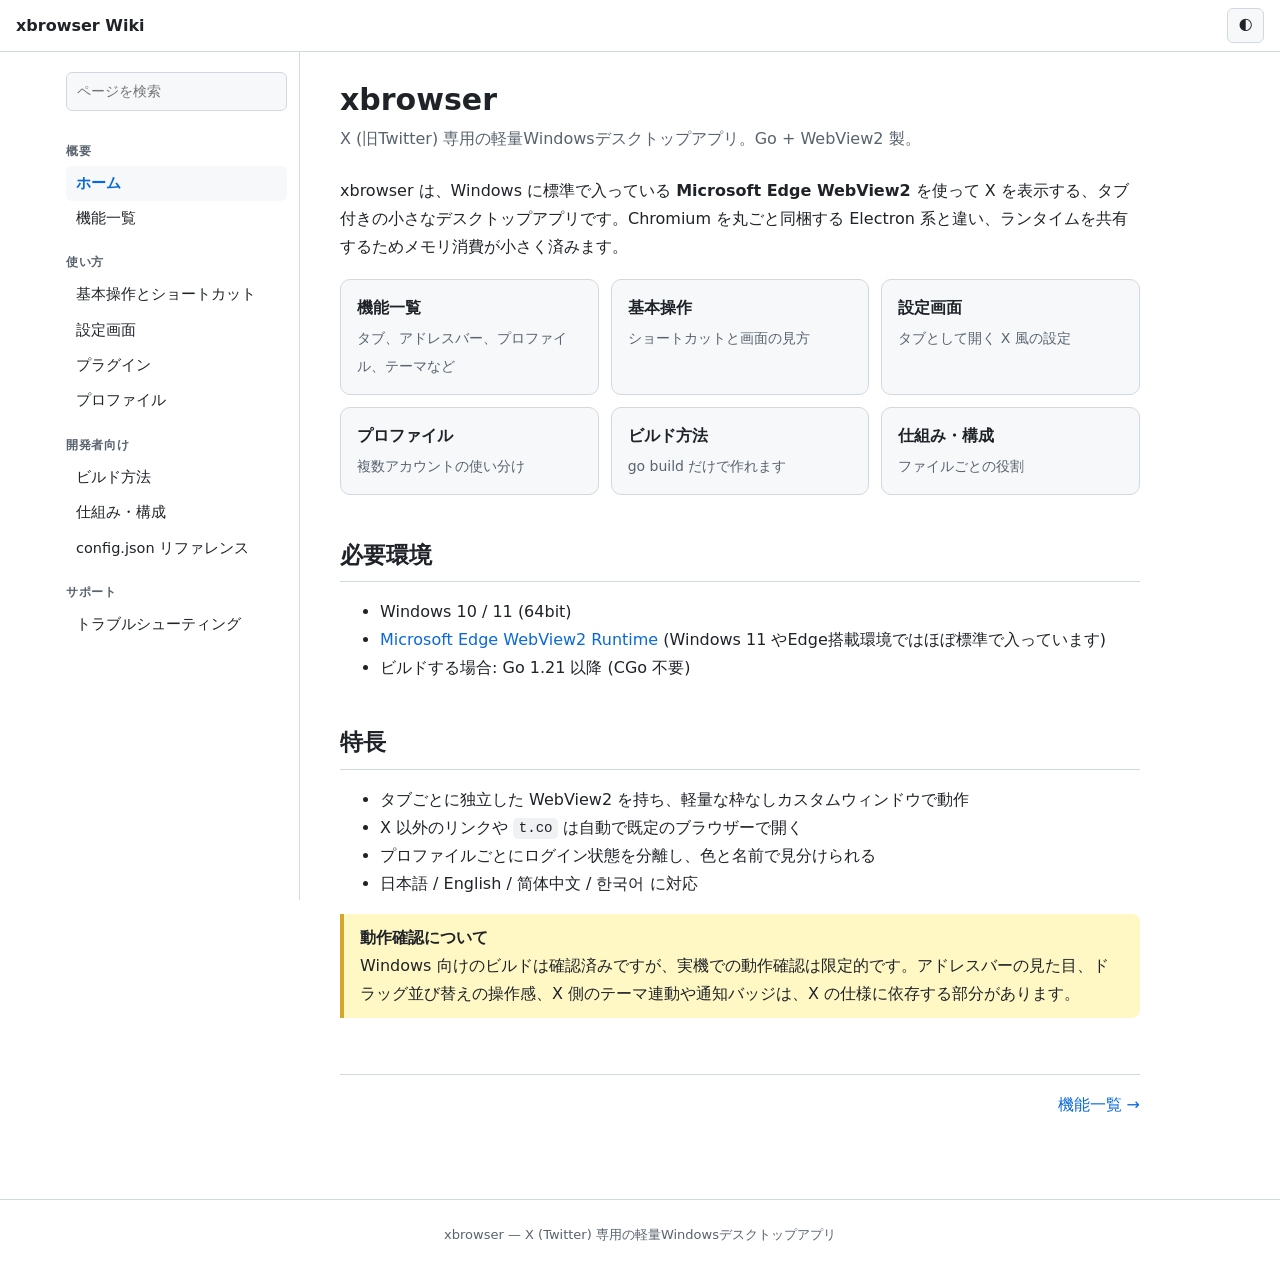
<file: docs/index.html>
<!DOCTYPE html>
<html lang="ja">
<head>
<link rel="icon" href="./src/favicon.ico" type="image/x-icon">
<meta charset="utf-8">
<meta name="viewport" content="width=device-width,initial-scale=1">
<title>xbrowser - xbrowser Wiki</title>
<link rel="stylesheet" href="style.css">
</head>
<body>
<div class="layout">
<nav id="nav"></nav>
<main><article>
<h1>xbrowser</h1>
<p class="lead">X (旧Twitter) 専用の軽量Windowsデスクトップアプリ。Go + WebView2 製。</p>
<p>xbrowser は、Windows に標準で入っている <b>Microsoft Edge WebView2</b> を使って X を表示する、タブ付きの小さなデスクトップアプリです。Chromium を丸ごと同梱する Electron 系と違い、ランタイムを共有するためメモリ消費が小さく済みます。</p>
<div class="cards">
<a href="features.html"><b>機能一覧</b><span>タブ、アドレスバー、プロファイル、テーマなど</span></a>
<a href="usage.html"><b>基本操作</b><span>ショートカットと画面の見方</span></a>
<a href="settings.html"><b>設定画面</b><span>タブとして開く X 風の設定</span></a>
<a href="profiles.html"><b>プロファイル</b><span>複数アカウントの使い分け</span></a>
<a href="build.html"><b>ビルド方法</b><span>go build だけで作れます</span></a>
<a href="architecture.html"><b>仕組み・構成</b><span>ファイルごとの役割</span></a>
</div>
<h2>必要環境</h2>
<ul>
<li>Windows 10 / 11 (64bit)</li>
<li><a href="https://developer.microsoft.com/microsoft-edge/webview2/">Microsoft Edge WebView2 Runtime</a> (Windows 11 やEdge搭載環境ではほぼ標準で入っています)</li>
<li>ビルドする場合: Go 1.21 以降 (CGo 不要)</li>
</ul>
<h2>特長</h2>
<ul>
<li>タブごとに独立した WebView2 を持ち、軽量な枠なしカスタムウィンドウで動作</li>
<li>X 以外のリンクや <code>t.co</code> は自動で既定のブラウザーで開く</li>
<li>プロファイルごとにログイン状態を分離し、色と名前で見分けられる</li>
<li>日本語 / English / 简体中文 / 한국어 に対応</li>
</ul>
<div class="note"><b>動作確認について</b>Windows 向けのビルドは確認済みですが、実機での動作確認は限定的です。アドレスバーの見た目、ドラッグ並び替えの操作感、X 側のテーマ連動や通知バッジは、X の仕様に依存する部分があります。</div>
<div class="pager" id="pager"></div>
</article></main>
</div>
<footer>xbrowser — X (Twitter) 専用の軽量Windowsデスクトップアプリ</footer>
<script src="nav.js"></script>
</body>
</html>
</file>
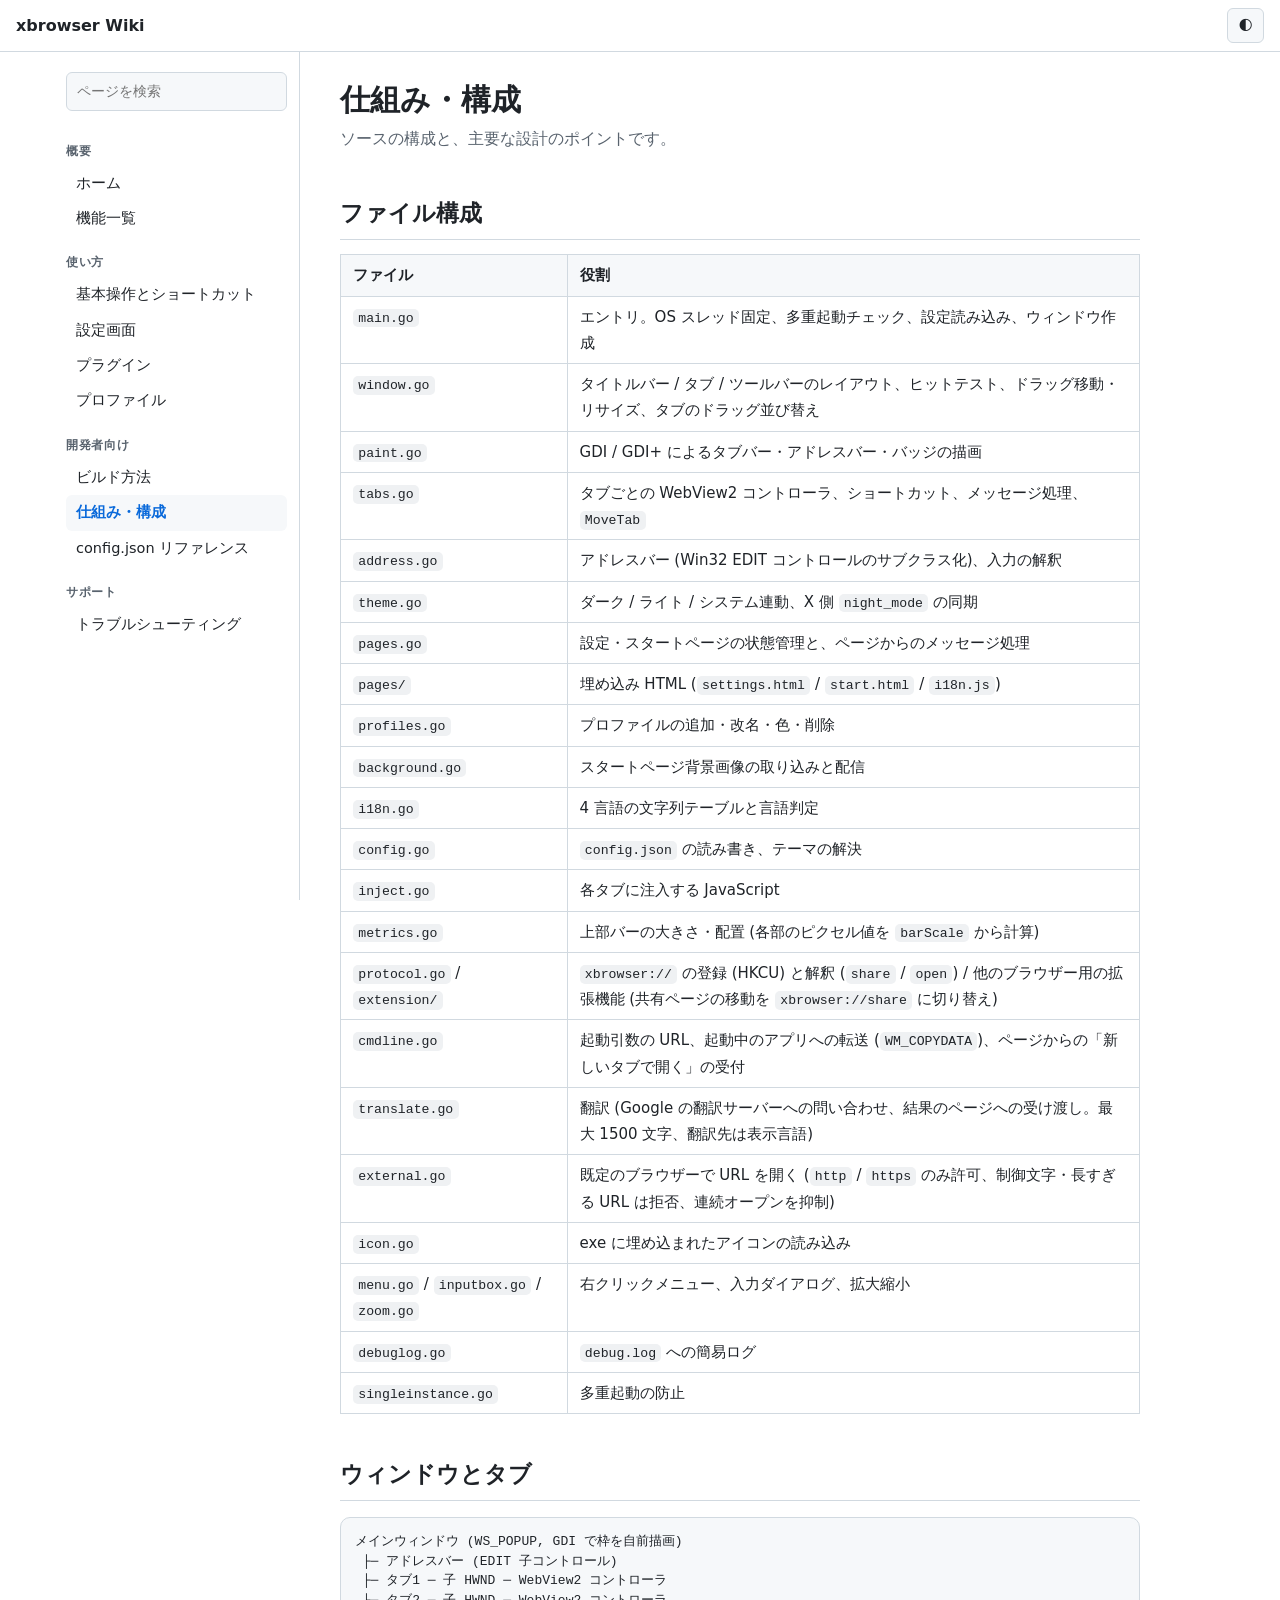
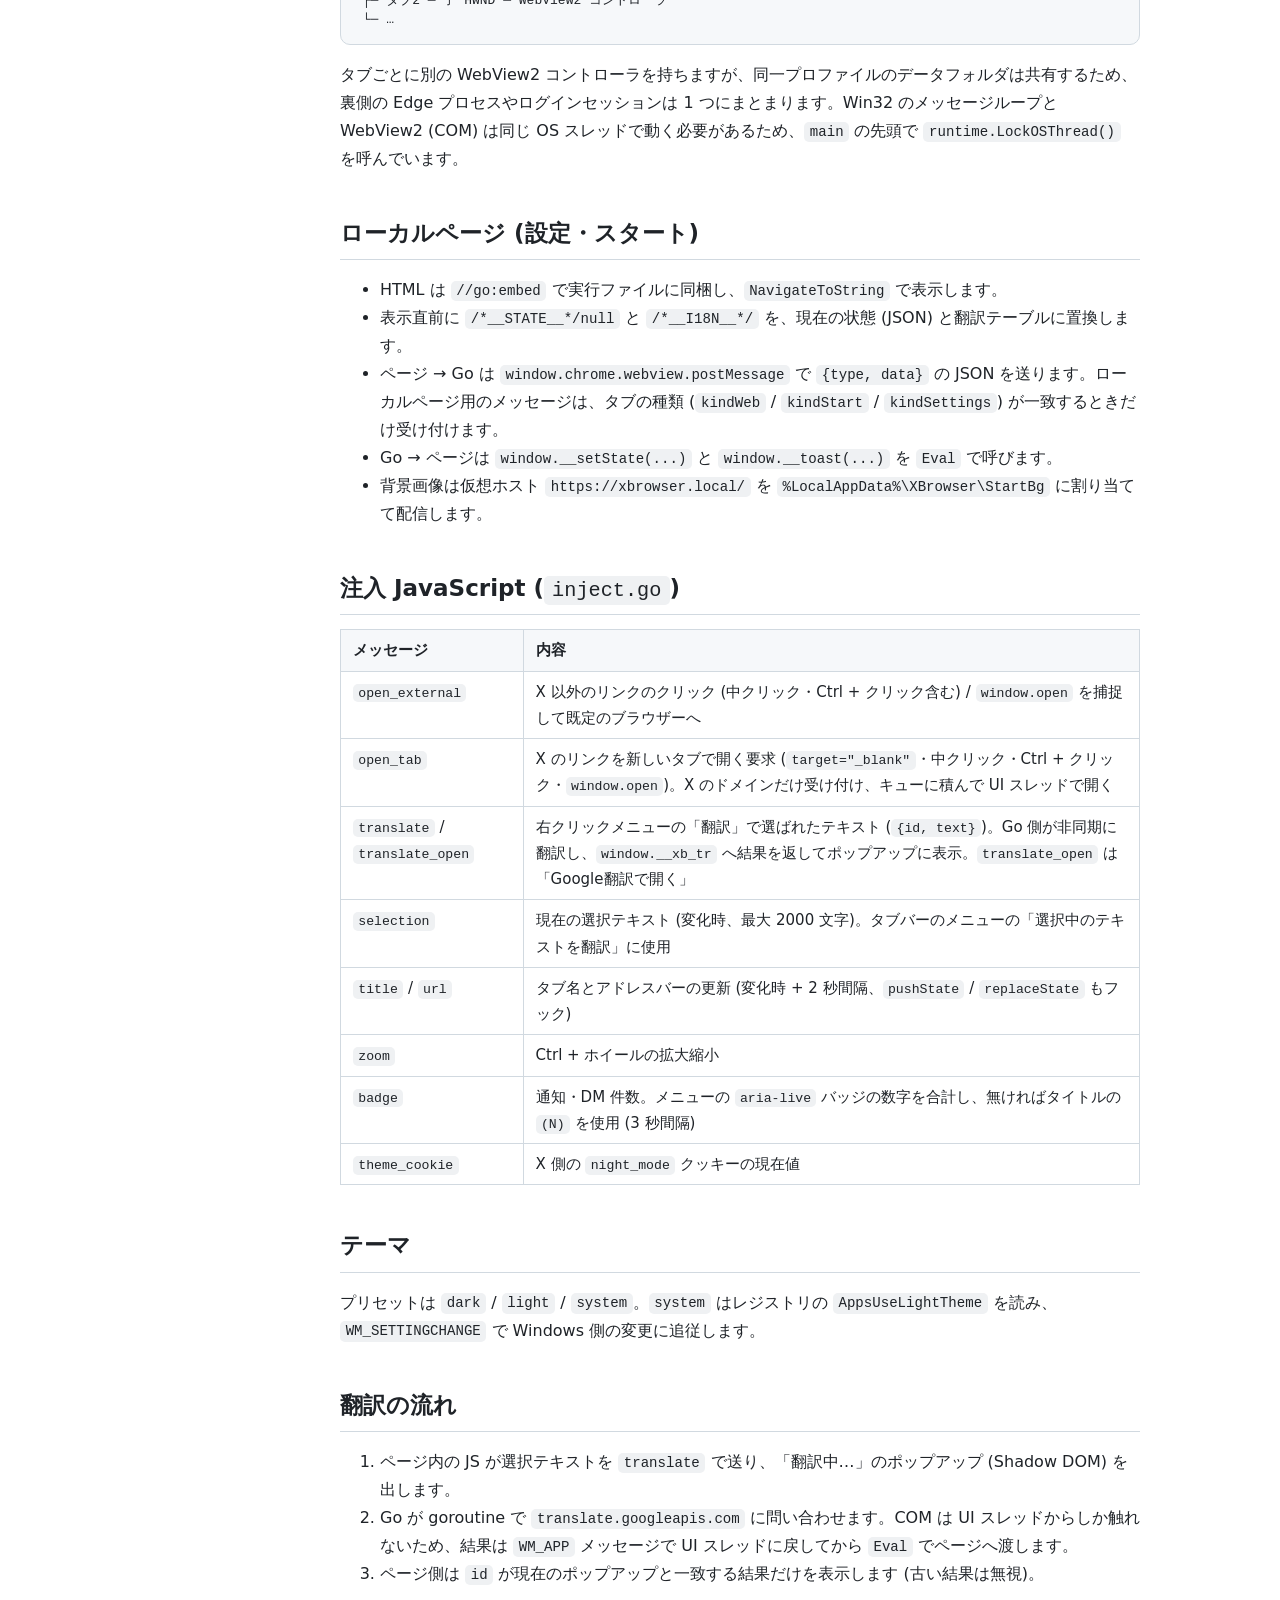
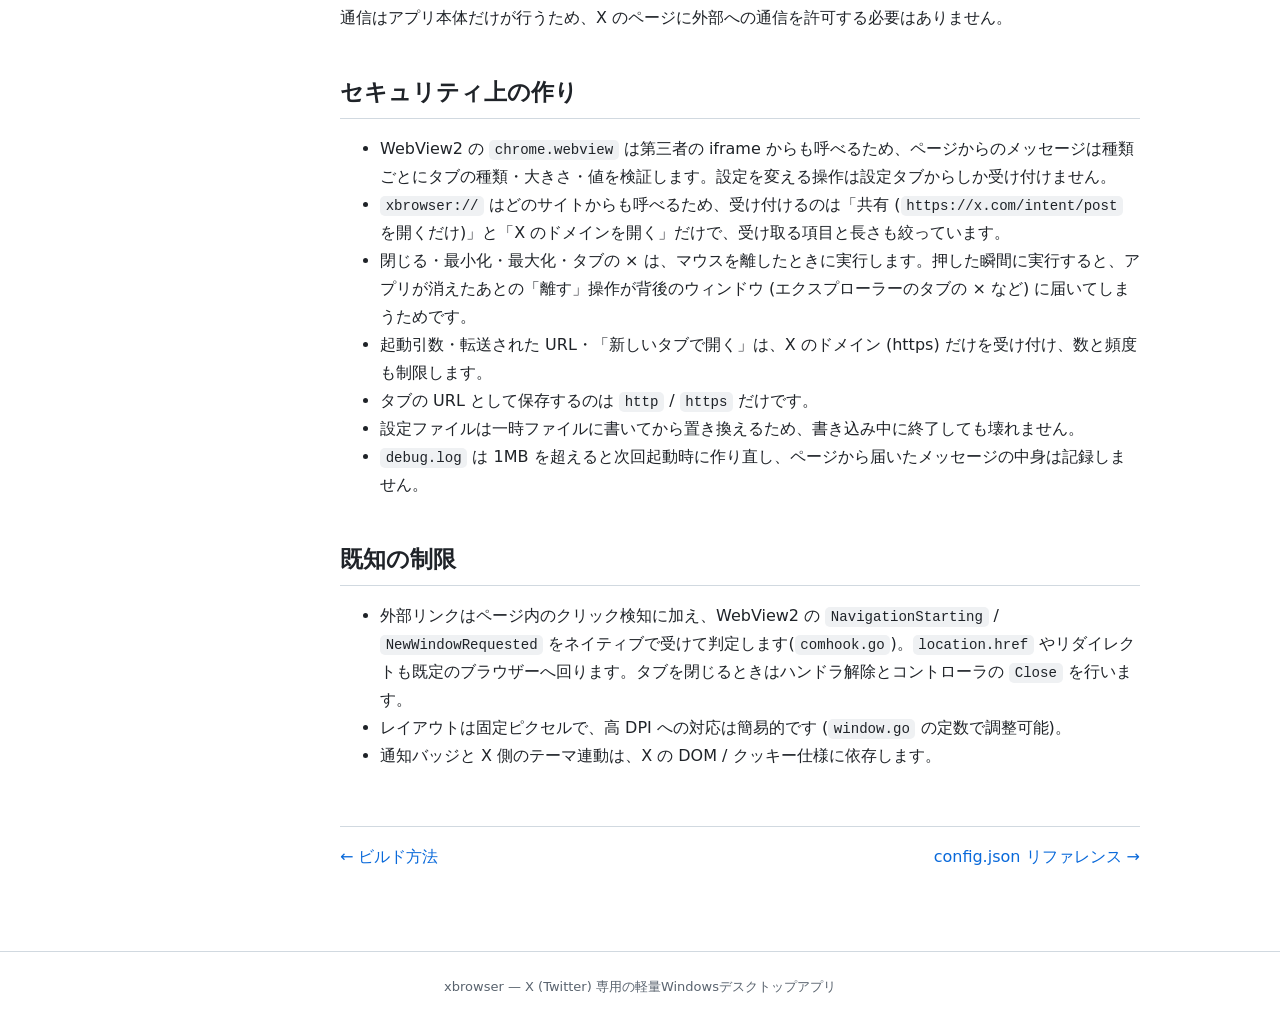
<file: docs/architecture.html>
<!DOCTYPE html>
<html lang="ja">
<head>
<link rel="icon" href="./src/favicon.ico" type="image/x-icon">
<meta charset="utf-8">
<meta name="viewport" content="width=device-width,initial-scale=1">
<title>仕組み・構成 - xbrowser Wiki</title>
<link rel="stylesheet" href="style.css">
</head>
<body>
<div class="layout">
<nav id="nav"></nav>
<main><article>
<h1>仕組み・構成</h1>
<p class="lead">ソースの構成と、主要な設計のポイントです。</p>
<h2>ファイル構成</h2>
<table>
<tr><th>ファイル</th><th>役割</th></tr>
<tr><td><code>main.go</code></td><td>エントリ。OS スレッド固定、多重起動チェック、設定読み込み、ウィンドウ作成</td></tr>
<tr><td><code>window.go</code></td><td>タイトルバー / タブ / ツールバーのレイアウト、ヒットテスト、ドラッグ移動・リサイズ、タブのドラッグ並び替え</td></tr>
<tr><td><code>paint.go</code></td><td>GDI / GDI+ によるタブバー・アドレスバー・バッジの描画</td></tr>
<tr><td><code>tabs.go</code></td><td>タブごとの WebView2 コントローラ、ショートカット、メッセージ処理、<code>MoveTab</code></td></tr>
<tr><td><code>address.go</code></td><td>アドレスバー (Win32 EDIT コントロールのサブクラス化)、入力の解釈</td></tr>
<tr><td><code>theme.go</code></td><td>ダーク / ライト / システム連動、X 側 <code>night_mode</code> の同期</td></tr>
<tr><td><code>pages.go</code></td><td>設定・スタートページの状態管理と、ページからのメッセージ処理</td></tr>
<tr><td><code>pages/</code></td><td>埋め込み HTML (<code>settings.html</code> / <code>start.html</code> / <code>i18n.js</code>)</td></tr>
<tr><td><code>profiles.go</code></td><td>プロファイルの追加・改名・色・削除</td></tr>
<tr><td><code>background.go</code></td><td>スタートページ背景画像の取り込みと配信</td></tr>
<tr><td><code>i18n.go</code></td><td>4 言語の文字列テーブルと言語判定</td></tr>
<tr><td><code>config.go</code></td><td><code>config.json</code> の読み書き、テーマの解決</td></tr>
<tr><td><code>inject.go</code></td><td>各タブに注入する JavaScript</td></tr>
<tr><td><code>metrics.go</code></td><td>上部バーの大きさ・配置 (各部のピクセル値を <code>barScale</code> から計算)</td></tr>
<tr><td><code>protocol.go</code> / <code>extension/</code></td><td><code>xbrowser://</code> の登録 (HKCU) と解釈 (<code>share</code> / <code>open</code>) / 他のブラウザー用の拡張機能 (共有ページの移動を <code>xbrowser://share</code> に切り替え)</td></tr>
<tr><td><code>cmdline.go</code></td><td>起動引数の URL、起動中のアプリへの転送 (<code>WM_COPYDATA</code>)、ページからの「新しいタブで開く」の受付</td></tr>
<tr><td><code>translate.go</code></td><td>翻訳 (Google の翻訳サーバーへの問い合わせ、結果のページへの受け渡し。最大 1500 文字、翻訳先は表示言語)</td></tr>
<tr><td><code>external.go</code></td><td>既定のブラウザーで URL を開く (<code>http</code> / <code>https</code> のみ許可、制御文字・長すぎる URL は拒否、連続オープンを抑制)</td></tr>
<tr><td><code>icon.go</code></td><td>exe に埋め込まれたアイコンの読み込み</td></tr>
<tr><td><code>menu.go</code> / <code>inputbox.go</code> / <code>zoom.go</code></td><td>右クリックメニュー、入力ダイアログ、拡大縮小</td></tr>
<tr><td><code>debuglog.go</code></td><td><code>debug.log</code> への簡易ログ</td></tr>
<tr><td><code>singleinstance.go</code></td><td>多重起動の防止</td></tr>
</table>
<h2>ウィンドウとタブ</h2>
<div class="diagram">メインウィンドウ (WS_POPUP, GDI で枠を自前描画)
 ├─ アドレスバー (EDIT 子コントロール)
 ├─ タブ1 ─ 子 HWND ─ WebView2 コントローラ
 ├─ タブ2 ─ 子 HWND ─ WebView2 コントローラ
 └─ …</div>
<p>タブごとに別の WebView2 コントローラを持ちますが、同一プロファイルのデータフォルダは共有するため、裏側の Edge プロセスやログインセッションは 1 つにまとまります。Win32 のメッセージループと WebView2 (COM) は同じ OS スレッドで動く必要があるため、<code>main</code> の先頭で <code>runtime.LockOSThread()</code> を呼んでいます。</p>
<h2>ローカルページ (設定・スタート)</h2>
<ul>
<li>HTML は <code>//go:embed</code> で実行ファイルに同梱し、<code>NavigateToString</code> で表示します。</li>
<li>表示直前に <code>/*__STATE__*/null</code> と <code>/*__I18N__*/</code> を、現在の状態 (JSON) と翻訳テーブルに置換します。</li>
<li>ページ → Go は <code>window.chrome.webview.postMessage</code> で <code>{type, data}</code> の JSON を送ります。ローカルページ用のメッセージは、タブの種類 (<code>kindWeb</code> / <code>kindStart</code> / <code>kindSettings</code>) が一致するときだけ受け付けます。</li>
<li>Go → ページは <code>window.__setState(...)</code> と <code>window.__toast(...)</code> を <code>Eval</code> で呼びます。</li>
<li>背景画像は仮想ホスト <code>https://xbrowser.local/</code> を <code>%LocalAppData%\XBrowser\StartBg</code> に割り当てて配信します。</li>
</ul>
<h2>注入 JavaScript (<code>inject.go</code>)</h2>
<table>
<tr><th>メッセージ</th><th>内容</th></tr>
<tr><td><code>open_external</code></td><td>X 以外のリンクのクリック (中クリック・Ctrl + クリック含む) / <code>window.open</code> を捕捉して既定のブラウザーへ</td></tr>
<tr><td><code>open_tab</code></td><td>X のリンクを新しいタブで開く要求 (<code>target="_blank"</code>・中クリック・Ctrl + クリック・<code>window.open</code>)。X のドメインだけ受け付け、キューに積んで UI スレッドで開く</td></tr>
<tr><td><code>translate</code> / <code>translate_open</code></td><td>右クリックメニューの「翻訳」で選ばれたテキスト (<code>{id, text}</code>)。Go 側が非同期に翻訳し、<code>window.__xb_tr</code> へ結果を返してポップアップに表示。<code>translate_open</code> は「Google翻訳で開く」</td></tr>
<tr><td><code>selection</code></td><td>現在の選択テキスト (変化時、最大 2000 文字)。タブバーのメニューの「選択中のテキストを翻訳」に使用</td></tr>
<tr><td><code>title</code> / <code>url</code></td><td>タブ名とアドレスバーの更新 (変化時 + 2 秒間隔、<code>pushState</code> / <code>replaceState</code> もフック)</td></tr>
<tr><td><code>zoom</code></td><td>Ctrl + ホイールの拡大縮小</td></tr>
<tr><td><code>badge</code></td><td>通知・DM 件数。メニューの <code>aria-live</code> バッジの数字を合計し、無ければタイトルの <code>(N)</code> を使用 (3 秒間隔)</td></tr>
<tr><td><code>theme_cookie</code></td><td>X 側の <code>night_mode</code> クッキーの現在値</td></tr>
</table>
<h2>テーマ</h2>
<p>プリセットは <code>dark</code> / <code>light</code> / <code>system</code>。<code>system</code> はレジストリの <code>AppsUseLightTheme</code> を読み、<code>WM_SETTINGCHANGE</code> で Windows 側の変更に追従します。</p>
<h2>翻訳の流れ</h2>
<ol>
<li>ページ内の JS が選択テキストを <code>translate</code> で送り、「翻訳中…」のポップアップ (Shadow DOM) を出します。</li>
<li>Go が goroutine で <code>translate.googleapis.com</code> に問い合わせます。COM は UI スレッドからしか触れないため、結果は <code>WM_APP</code> メッセージで UI スレッドに戻してから <code>Eval</code> でページへ渡します。</li>
<li>ページ側は <code>id</code> が現在のポップアップと一致する結果だけを表示します (古い結果は無視)。</li>
</ol>
<p>通信はアプリ本体だけが行うため、X のページに外部への通信を許可する必要はありません。</p>
<h2>セキュリティ上の作り</h2>
<ul>
<li>WebView2 の <code>chrome.webview</code> は第三者の iframe からも呼べるため、ページからのメッセージは種類ごとにタブの種類・大きさ・値を検証します。設定を変える操作は設定タブからしか受け付けません。</li>
<li><code>xbrowser://</code> はどのサイトからも呼べるため、受け付けるのは「共有 (<code>https://x.com/intent/post</code> を開くだけ)」と「X のドメインを開く」だけで、受け取る項目と長さも絞っています。</li>
<li>閉じる・最小化・最大化・タブの × は、マウスを離したときに実行します。押した瞬間に実行すると、アプリが消えたあとの「離す」操作が背後のウィンドウ (エクスプローラーのタブの × など) に届いてしまうためです。</li>
<li>起動引数・転送された URL・「新しいタブで開く」は、X のドメイン (https) だけを受け付け、数と頻度も制限します。</li>
<li>タブの URL として保存するのは <code>http</code> / <code>https</code> だけです。</li>
<li>設定ファイルは一時ファイルに書いてから置き換えるため、書き込み中に終了しても壊れません。</li>
<li><code>debug.log</code> は 1MB を超えると次回起動時に作り直し、ページから届いたメッセージの中身は記録しません。</li>
</ul>
<h2>既知の制限</h2>
<ul>
<li>外部リンクはページ内のクリック検知に加え、WebView2 の <code>NavigationStarting</code> / <code>NewWindowRequested</code> をネイティブで受けて判定します(<code>comhook.go</code>)。<code>location.href</code> やリダイレクトも既定のブラウザーへ回ります。タブを閉じるときはハンドラ解除とコントローラの <code>Close</code> を行います。</li>
<li>レイアウトは固定ピクセルで、高 DPI への対応は簡易的です (<code>window.go</code> の定数で調整可能)。</li>
<li>通知バッジと X 側のテーマ連動は、X の DOM / クッキー仕様に依存します。</li>
</ul>
<div class="pager" id="pager"></div>
</article></main>
</div>
<footer>xbrowser — X (Twitter) 専用の軽量Windowsデスクトップアプリ</footer>
<script src="nav.js"></script>
</body>
</html>
</file>
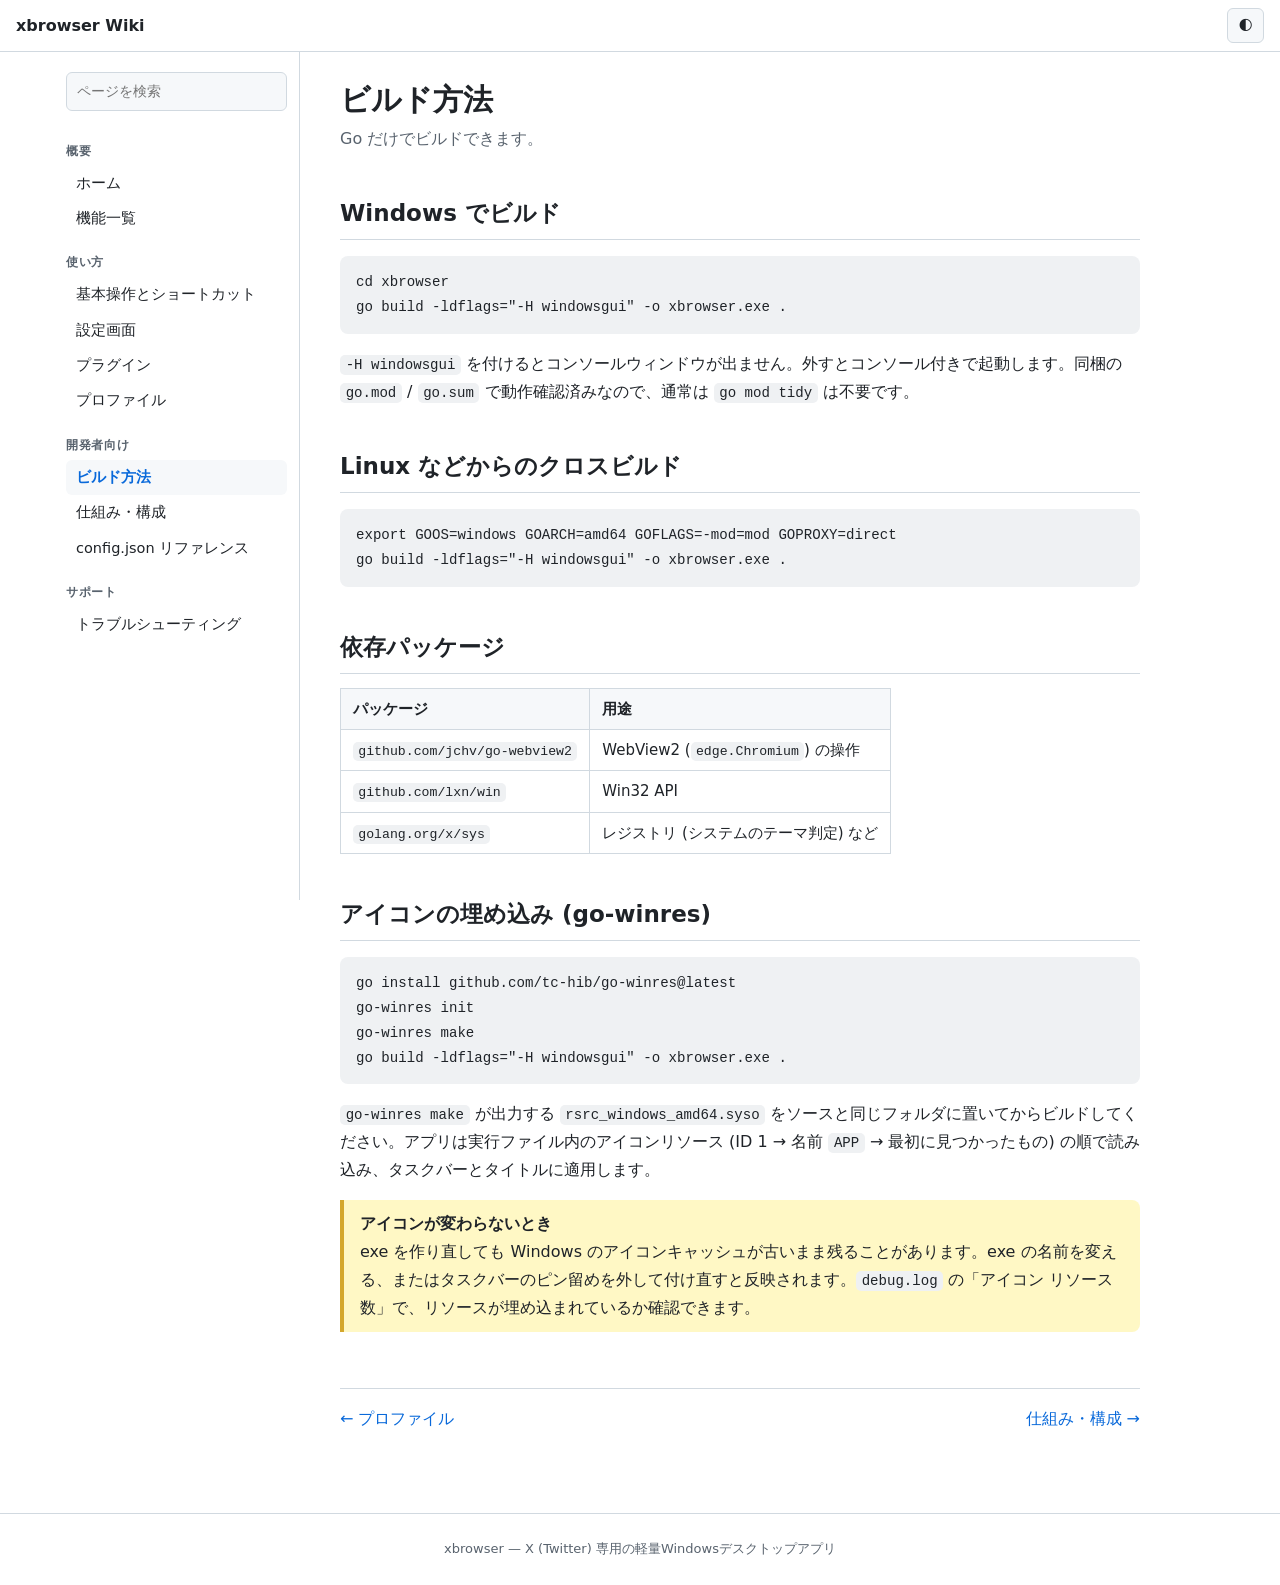
<file: docs/build.html>
<!DOCTYPE html>
<html lang="ja">
<head>
<link rel="icon" href="./src/favicon.ico" type="image/x-icon">
<meta charset="utf-8">
<meta name="viewport" content="width=device-width,initial-scale=1">
<title>ビルド方法 - xbrowser Wiki</title>
<link rel="stylesheet" href="style.css">
</head>
<body>
<div class="layout">
<nav id="nav"></nav>
<main><article>
<h1>ビルド方法</h1>
<p class="lead">Go だけでビルドできます。</p>
<h2>Windows でビルド</h2>
<pre><code>cd xbrowser
go build -ldflags="-H windowsgui" -o xbrowser.exe .</code></pre>
<p><code>-H windowsgui</code> を付けるとコンソールウィンドウが出ません。外すとコンソール付きで起動します。同梱の <code>go.mod</code> / <code>go.sum</code> で動作確認済みなので、通常は <code>go mod tidy</code> は不要です。</p>
<h2>Linux などからのクロスビルド</h2>
<pre><code>export GOOS=windows GOARCH=amd64 GOFLAGS=-mod=mod GOPROXY=direct
go build -ldflags="-H windowsgui" -o xbrowser.exe .</code></pre>
<h2>依存パッケージ</h2>
<table>
<tr><th>パッケージ</th><th>用途</th></tr>
<tr><td><code>github.com/jchv/go-webview2</code></td><td>WebView2 (<code>edge.Chromium</code>) の操作</td></tr>
<tr><td><code>github.com/lxn/win</code></td><td>Win32 API</td></tr>
<tr><td><code>golang.org/x/sys</code></td><td>レジストリ (システムのテーマ判定) など</td></tr>
</table>
<h2>アイコンの埋め込み (go-winres)</h2>
<pre><code>go install github.com/tc-hib/go-winres@latest
go-winres init
go-winres make
go build -ldflags="-H windowsgui" -o xbrowser.exe .</code></pre>
<p><code>go-winres make</code> が出力する <code>rsrc_windows_amd64.syso</code> をソースと同じフォルダに置いてからビルドしてください。アプリは実行ファイル内のアイコンリソース (ID 1 → 名前 <code>APP</code> → 最初に見つかったもの) の順で読み込み、タスクバーとタイトルに適用します。</p>
<div class="note"><b>アイコンが変わらないとき</b>exe を作り直しても Windows のアイコンキャッシュが古いまま残ることがあります。exe の名前を変える、またはタスクバーのピン留めを外して付け直すと反映されます。<code>debug.log</code> の「アイコン リソース数」で、リソースが埋め込まれているか確認できます。</div>
<div class="pager" id="pager"></div>
</article></main>
</div>
<footer>xbrowser — X (Twitter) 専用の軽量Windowsデスクトップアプリ</footer>
<script src="nav.js"></script>
</body>
</html>
</file>
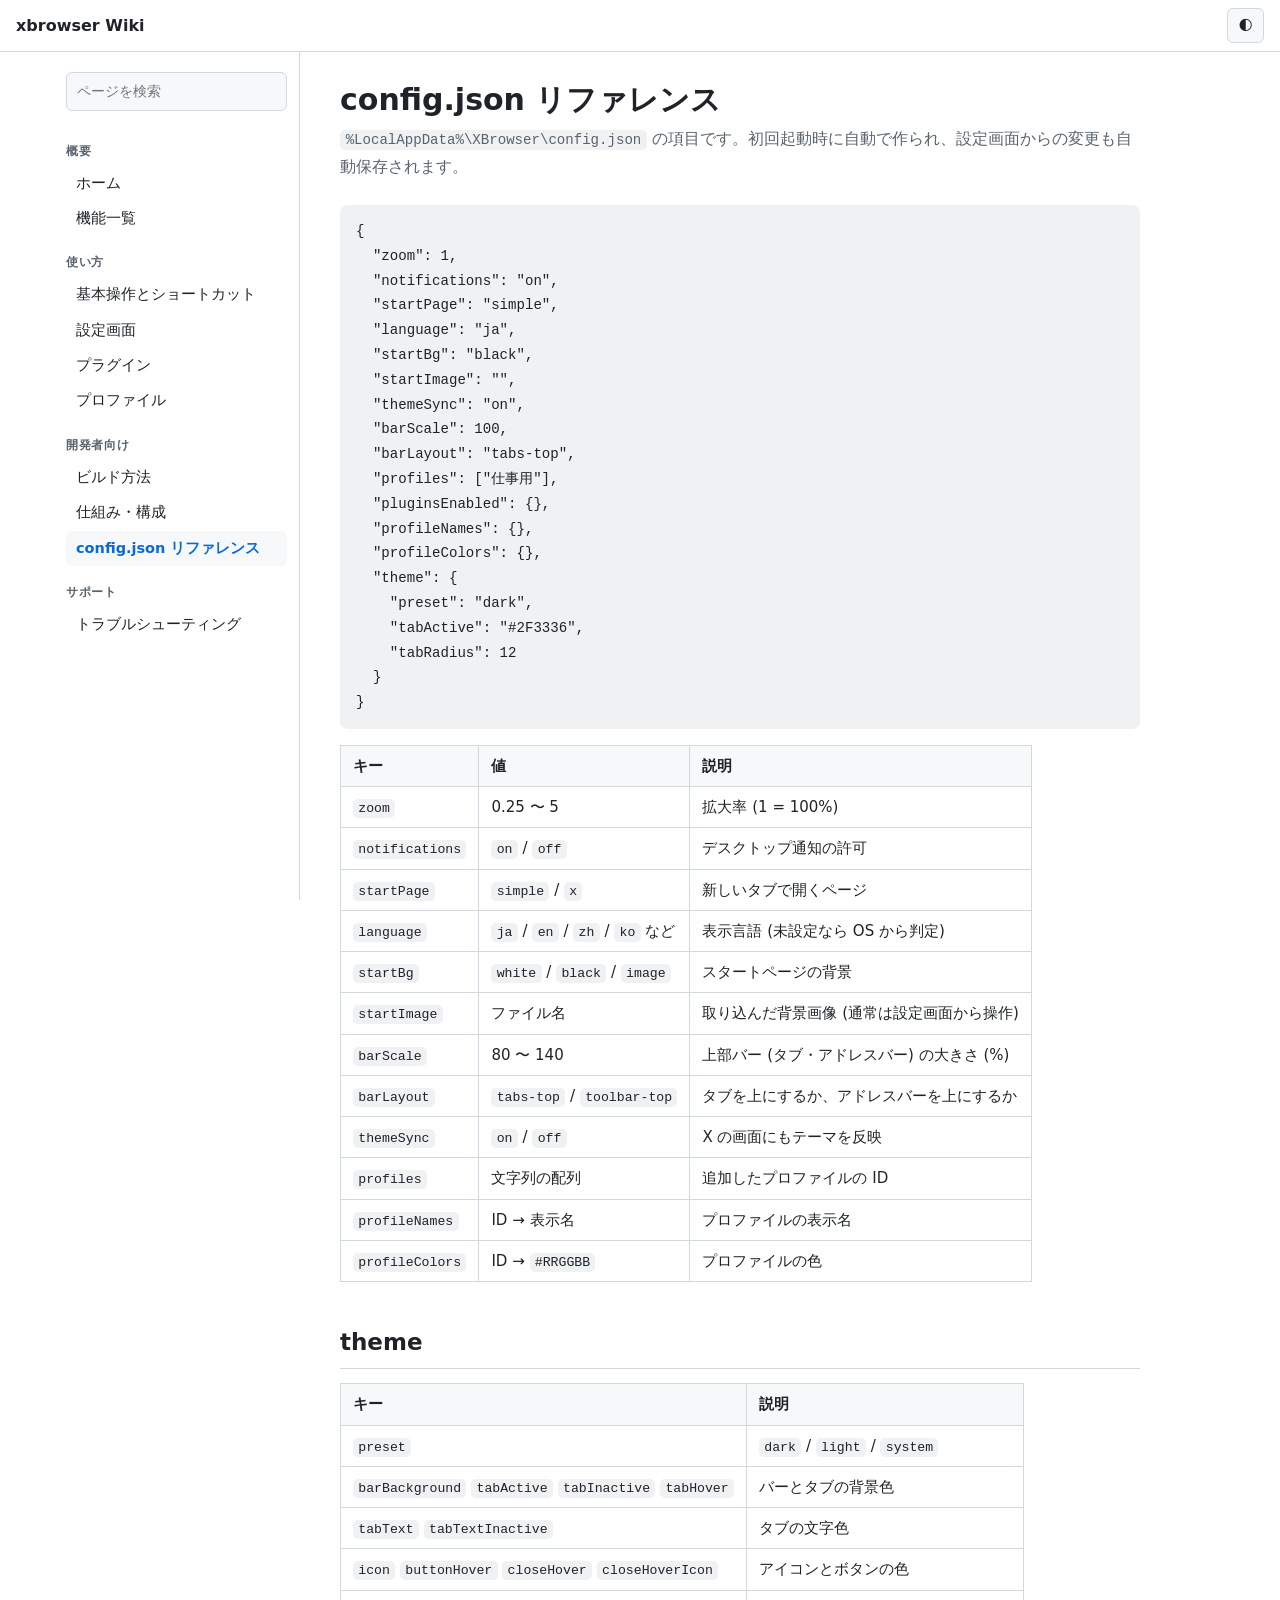
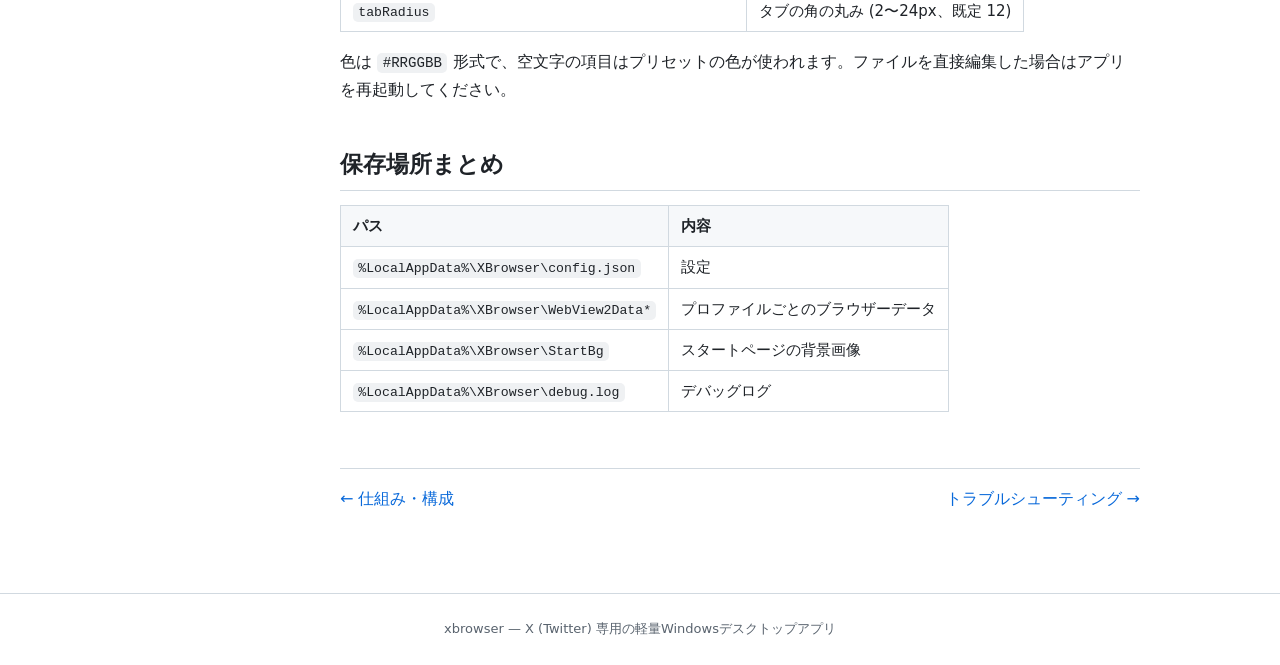
<file: docs/config.html>
<!DOCTYPE html>
<html lang="ja">
<head>
<link rel="icon" href="./src/favicon.ico" type="image/x-icon">
<meta charset="utf-8">
<meta name="viewport" content="width=device-width,initial-scale=1">
<title>config.json リファレンス - xbrowser Wiki</title>
<link rel="stylesheet" href="style.css">
</head>
<body>
<div class="layout">
<nav id="nav"></nav>
<main><article>
<h1>config.json リファレンス</h1>
<p class="lead"><code>%LocalAppData%\XBrowser\config.json</code> の項目です。初回起動時に自動で作られ、設定画面からの変更も自動保存されます。</p>
<pre><code>{
  "zoom": 1,
  "notifications": "on",
  "startPage": "simple",
  "language": "ja",
  "startBg": "black",
  "startImage": "",
  "themeSync": "on",
  "barScale": 100,
  "barLayout": "tabs-top",
  "profiles": ["仕事用"],
  "pluginsEnabled": {},
  "profileNames": {},
  "profileColors": {},
  "theme": {
    "preset": "dark",
    "tabActive": "#2F3336",
    "tabRadius": 12
  }
}</code></pre>
<table>
<tr><th>キー</th><th>値</th><th>説明</th></tr>
<tr><td><code>zoom</code></td><td>0.25 〜 5</td><td>拡大率 (1 = 100%)</td></tr>
<tr><td><code>notifications</code></td><td><code>on</code> / <code>off</code></td><td>デスクトップ通知の許可</td></tr>
<tr><td><code>startPage</code></td><td><code>simple</code> / <code>x</code></td><td>新しいタブで開くページ</td></tr>
<tr><td><code>language</code></td><td><code>ja</code> / <code>en</code> / <code>zh</code> / <code>ko</code> など</td><td>表示言語 (未設定なら OS から判定)</td></tr>
<tr><td><code>startBg</code></td><td><code>white</code> / <code>black</code> / <code>image</code></td><td>スタートページの背景</td></tr>
<tr><td><code>startImage</code></td><td>ファイル名</td><td>取り込んだ背景画像 (通常は設定画面から操作)</td></tr>
<tr><td><code>barScale</code></td><td>80 〜 140</td><td>上部バー (タブ・アドレスバー) の大きさ (%)</td></tr>
<tr><td><code>barLayout</code></td><td><code>tabs-top</code> / <code>toolbar-top</code></td><td>タブを上にするか、アドレスバーを上にするか</td></tr>
<tr><td><code>themeSync</code></td><td><code>on</code> / <code>off</code></td><td>X の画面にもテーマを反映</td></tr>
<tr><td><code>profiles</code></td><td>文字列の配列</td><td>追加したプロファイルの ID</td></tr>
<tr><td><code>profileNames</code></td><td>ID → 表示名</td><td>プロファイルの表示名</td></tr>
<tr><td><code>profileColors</code></td><td>ID → <code>#RRGGBB</code></td><td>プロファイルの色</td></tr>
</table>
<h2>theme</h2>
<table>
<tr><th>キー</th><th>説明</th></tr>
<tr><td><code>preset</code></td><td><code>dark</code> / <code>light</code> / <code>system</code></td></tr>
<tr><td><code>barBackground</code> <code>tabActive</code> <code>tabInactive</code> <code>tabHover</code></td><td>バーとタブの背景色</td></tr>
<tr><td><code>tabText</code> <code>tabTextInactive</code></td><td>タブの文字色</td></tr>
<tr><td><code>icon</code> <code>buttonHover</code> <code>closeHover</code> <code>closeHoverIcon</code></td><td>アイコンとボタンの色</td></tr>
<tr><td><code>tabRadius</code></td><td>タブの角の丸み (2〜24px、既定 12)</td></tr>
</table>
<p>色は <code>#RRGGBB</code> 形式で、空文字の項目はプリセットの色が使われます。ファイルを直接編集した場合はアプリを再起動してください。</p>
<h2>保存場所まとめ</h2>
<table>
<tr><th>パス</th><th>内容</th></tr>
<tr><td><code>%LocalAppData%\XBrowser\config.json</code></td><td>設定</td></tr>
<tr><td><code>%LocalAppData%\XBrowser\WebView2Data*</code></td><td>プロファイルごとのブラウザーデータ</td></tr>
<tr><td><code>%LocalAppData%\XBrowser\StartBg</code></td><td>スタートページの背景画像</td></tr>
<tr><td><code>%LocalAppData%\XBrowser\debug.log</code></td><td>デバッグログ</td></tr>
</table>
<div class="pager" id="pager"></div>
</article></main>
</div>
<footer>xbrowser — X (Twitter) 専用の軽量Windowsデスクトップアプリ</footer>
<script src="nav.js"></script>
</body>
</html>
</file>
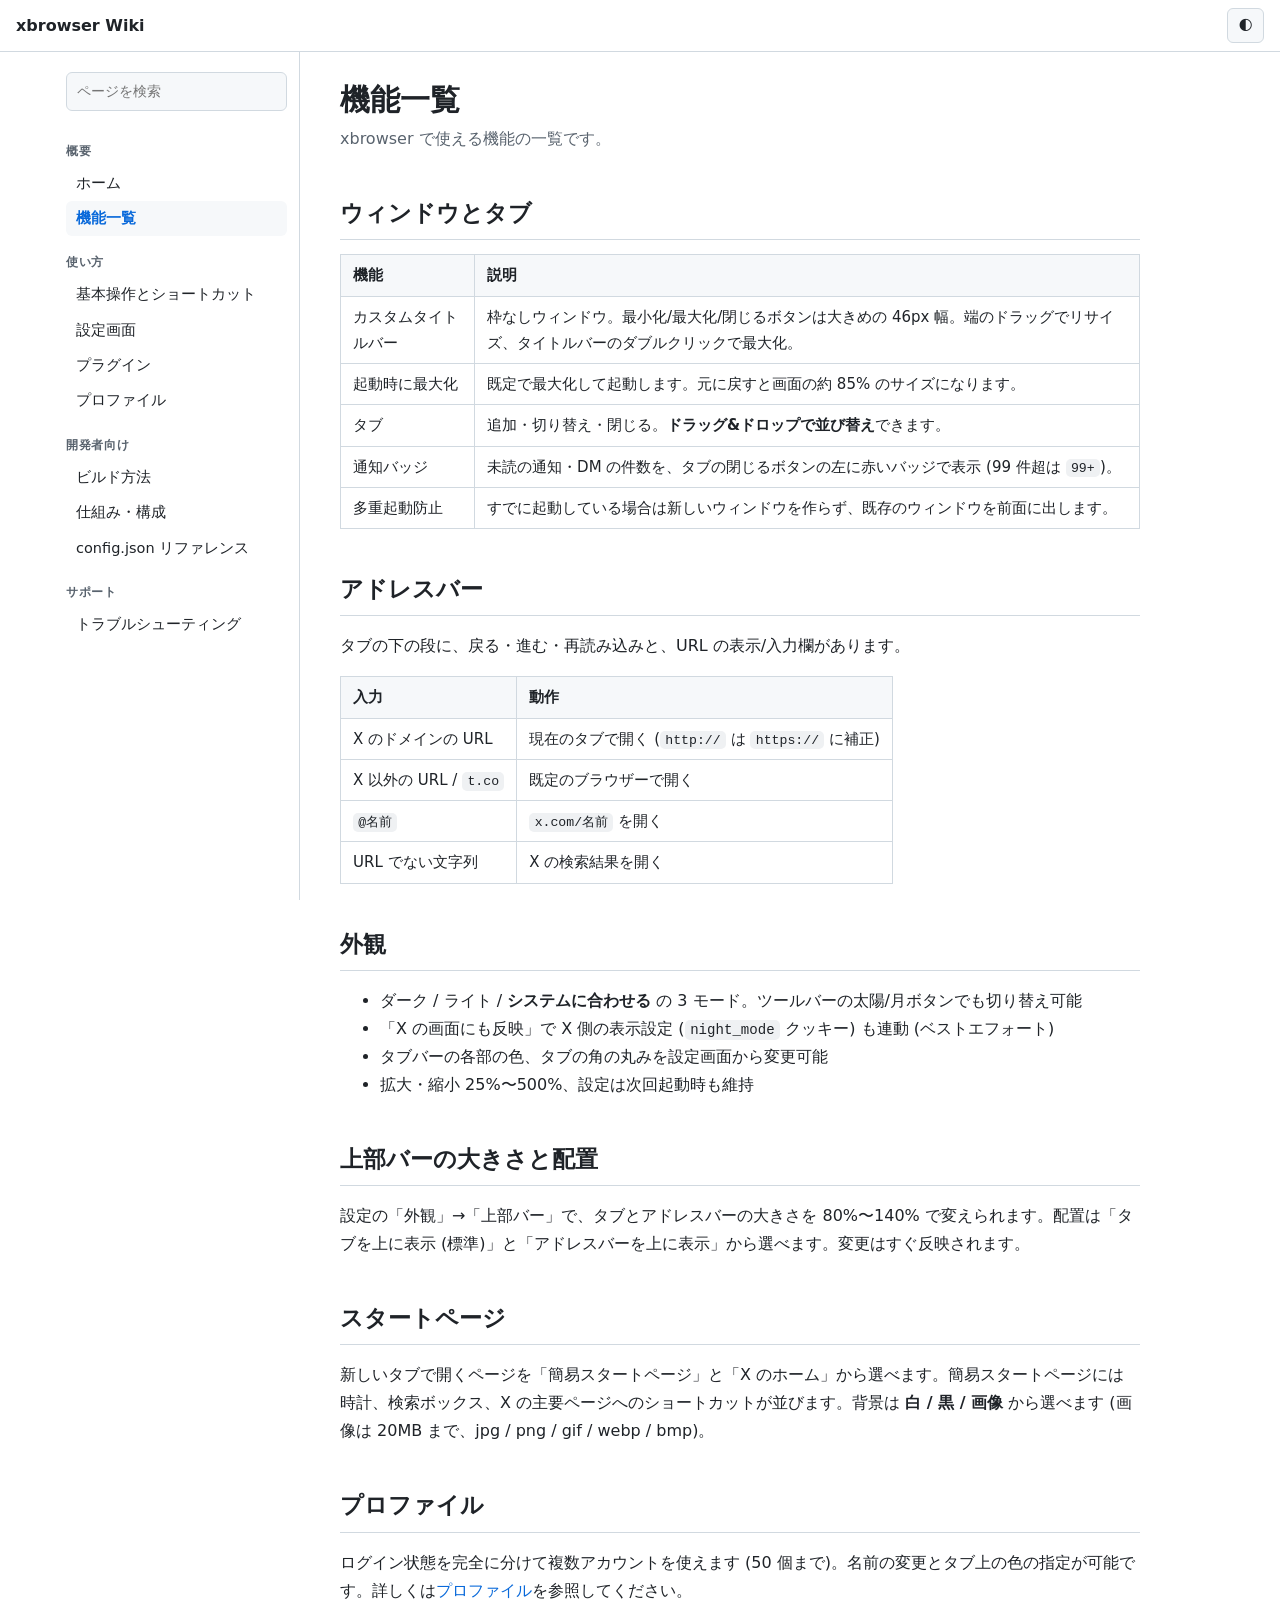
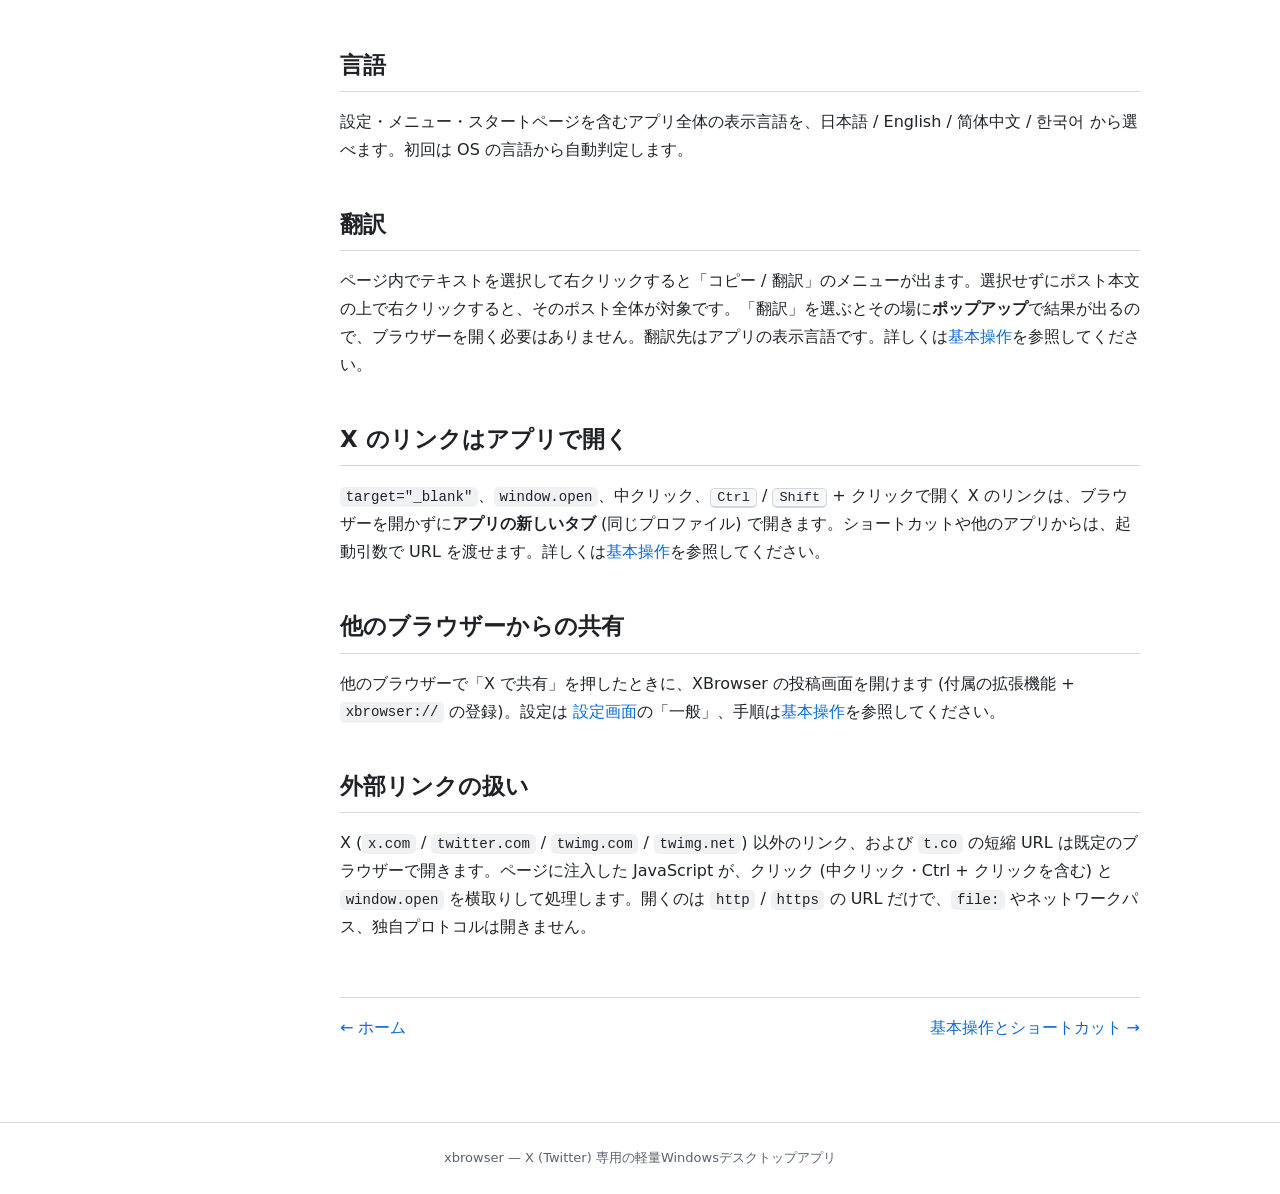
<file: docs/features.html>
<!DOCTYPE html>
<html lang="ja">
<head>
<link rel="icon" href="./src/favicon.ico" type="image/x-icon">
<meta charset="utf-8">
<meta name="viewport" content="width=device-width,initial-scale=1">
<title>機能一覧 - xbrowser Wiki</title>
<link rel="stylesheet" href="style.css">
</head>
<body>
<div class="layout">
<nav id="nav"></nav>
<main><article>
<h1>機能一覧</h1>
<p class="lead">xbrowser で使える機能の一覧です。</p>
<h2>ウィンドウとタブ</h2>
<table>
<tr><th>機能</th><th>説明</th></tr>
<tr><td>カスタムタイトルバー</td><td>枠なしウィンドウ。最小化/最大化/閉じるボタンは大きめの 46px 幅。端のドラッグでリサイズ、タイトルバーのダブルクリックで最大化。</td></tr>
<tr><td>起動時に最大化</td><td>既定で最大化して起動します。元に戻すと画面の約 85% のサイズになります。</td></tr>
<tr><td>タブ</td><td>追加・切り替え・閉じる。<b>ドラッグ&amp;ドロップで並び替え</b>できます。</td></tr>
<tr><td>通知バッジ</td><td>未読の通知・DM の件数を、タブの閉じるボタンの左に赤いバッジで表示 (99 件超は <code>99+</code>)。</td></tr>
<tr><td>多重起動防止</td><td>すでに起動している場合は新しいウィンドウを作らず、既存のウィンドウを前面に出します。</td></tr>
</table>
<h2>アドレスバー</h2>
<p>タブの下の段に、戻る・進む・再読み込みと、URL の表示/入力欄があります。</p>
<table>
<tr><th>入力</th><th>動作</th></tr>
<tr><td>X のドメインの URL</td><td>現在のタブで開く (<code>http://</code> は <code>https://</code> に補正)</td></tr>
<tr><td>X 以外の URL / <code>t.co</code></td><td>既定のブラウザーで開く</td></tr>
<tr><td><code>@名前</code></td><td><code>x.com/名前</code> を開く</td></tr>
<tr><td>URL でない文字列</td><td>X の検索結果を開く</td></tr>
</table>
<h2>外観</h2>
<ul>
<li>ダーク / ライト / <b>システムに合わせる</b> の 3 モード。ツールバーの太陽/月ボタンでも切り替え可能</li>
<li>「X の画面にも反映」で X 側の表示設定 (<code>night_mode</code> クッキー) も連動 (ベストエフォート)</li>
<li>タブバーの各部の色、タブの角の丸みを設定画面から変更可能</li>
<li>拡大・縮小 25%〜500%、設定は次回起動時も維持</li>
</ul>
<h2>上部バーの大きさと配置</h2>
<p>設定の「外観」→「上部バー」で、タブとアドレスバーの大きさを 80%〜140% で変えられます。配置は「タブを上に表示 (標準)」と「アドレスバーを上に表示」から選べます。変更はすぐ反映されます。</p>
<h2>スタートページ</h2>
<p>新しいタブで開くページを「簡易スタートページ」と「X のホーム」から選べます。簡易スタートページには時計、検索ボックス、X の主要ページへのショートカットが並びます。背景は <b>白 / 黒 / 画像</b> から選べます (画像は 20MB まで、jpg / png / gif / webp / bmp)。</p>
<h2>プロファイル</h2>
<p>ログイン状態を完全に分けて複数アカウントを使えます (50 個まで)。名前の変更とタブ上の色の指定が可能です。詳しくは<a href="profiles.html">プロファイル</a>を参照してください。</p>
<h2>言語</h2>
<p>設定・メニュー・スタートページを含むアプリ全体の表示言語を、日本語 / English / 简体中文 / 한국어 から選べます。初回は OS の言語から自動判定します。</p>
<h2>翻訳</h2>
<p>ページ内でテキストを選択して右クリックすると「コピー / 翻訳」のメニューが出ます。選択せずにポスト本文の上で右クリックすると、そのポスト全体が対象です。「翻訳」を選ぶとその場に<b>ポップアップ</b>で結果が出るので、ブラウザーを開く必要はありません。翻訳先はアプリの表示言語です。詳しくは<a href="usage.html">基本操作</a>を参照してください。</p>
<h2>X のリンクはアプリで開く</h2>
<p><code>target="_blank"</code>、<code>window.open</code>、中クリック、<kbd>Ctrl</kbd> / <kbd>Shift</kbd> + クリックで開く X のリンクは、ブラウザーを開かずに<b>アプリの新しいタブ</b> (同じプロファイル) で開きます。ショートカットや他のアプリからは、起動引数で URL を渡せます。詳しくは<a href="usage.html">基本操作</a>を参照してください。</p>
<h2>他のブラウザーからの共有</h2>
<p>他のブラウザーで「X で共有」を押したときに、XBrowser の投稿画面を開けます (付属の拡張機能 + <code>xbrowser://</code> の登録)。設定は <a href="settings.html">設定画面</a>の「一般」、手順は<a href="usage.html">基本操作</a>を参照してください。</p>
<h2>外部リンクの扱い</h2>
<p>X (<code>x.com</code> / <code>twitter.com</code> / <code>twimg.com</code> / <code>twimg.net</code>) 以外のリンク、および <code>t.co</code> の短縮 URL は既定のブラウザーで開きます。ページに注入した JavaScript が、クリック (中クリック・Ctrl + クリックを含む) と <code>window.open</code> を横取りして処理します。開くのは <code>http</code> / <code>https</code> の URL だけで、<code>file:</code> やネットワークパス、独自プロトコルは開きません。</p>
<div class="pager" id="pager"></div>
</article></main>
</div>
<footer>xbrowser — X (Twitter) 専用の軽量Windowsデスクトップアプリ</footer>
<script src="nav.js"></script>
</body>
</html>
</file>
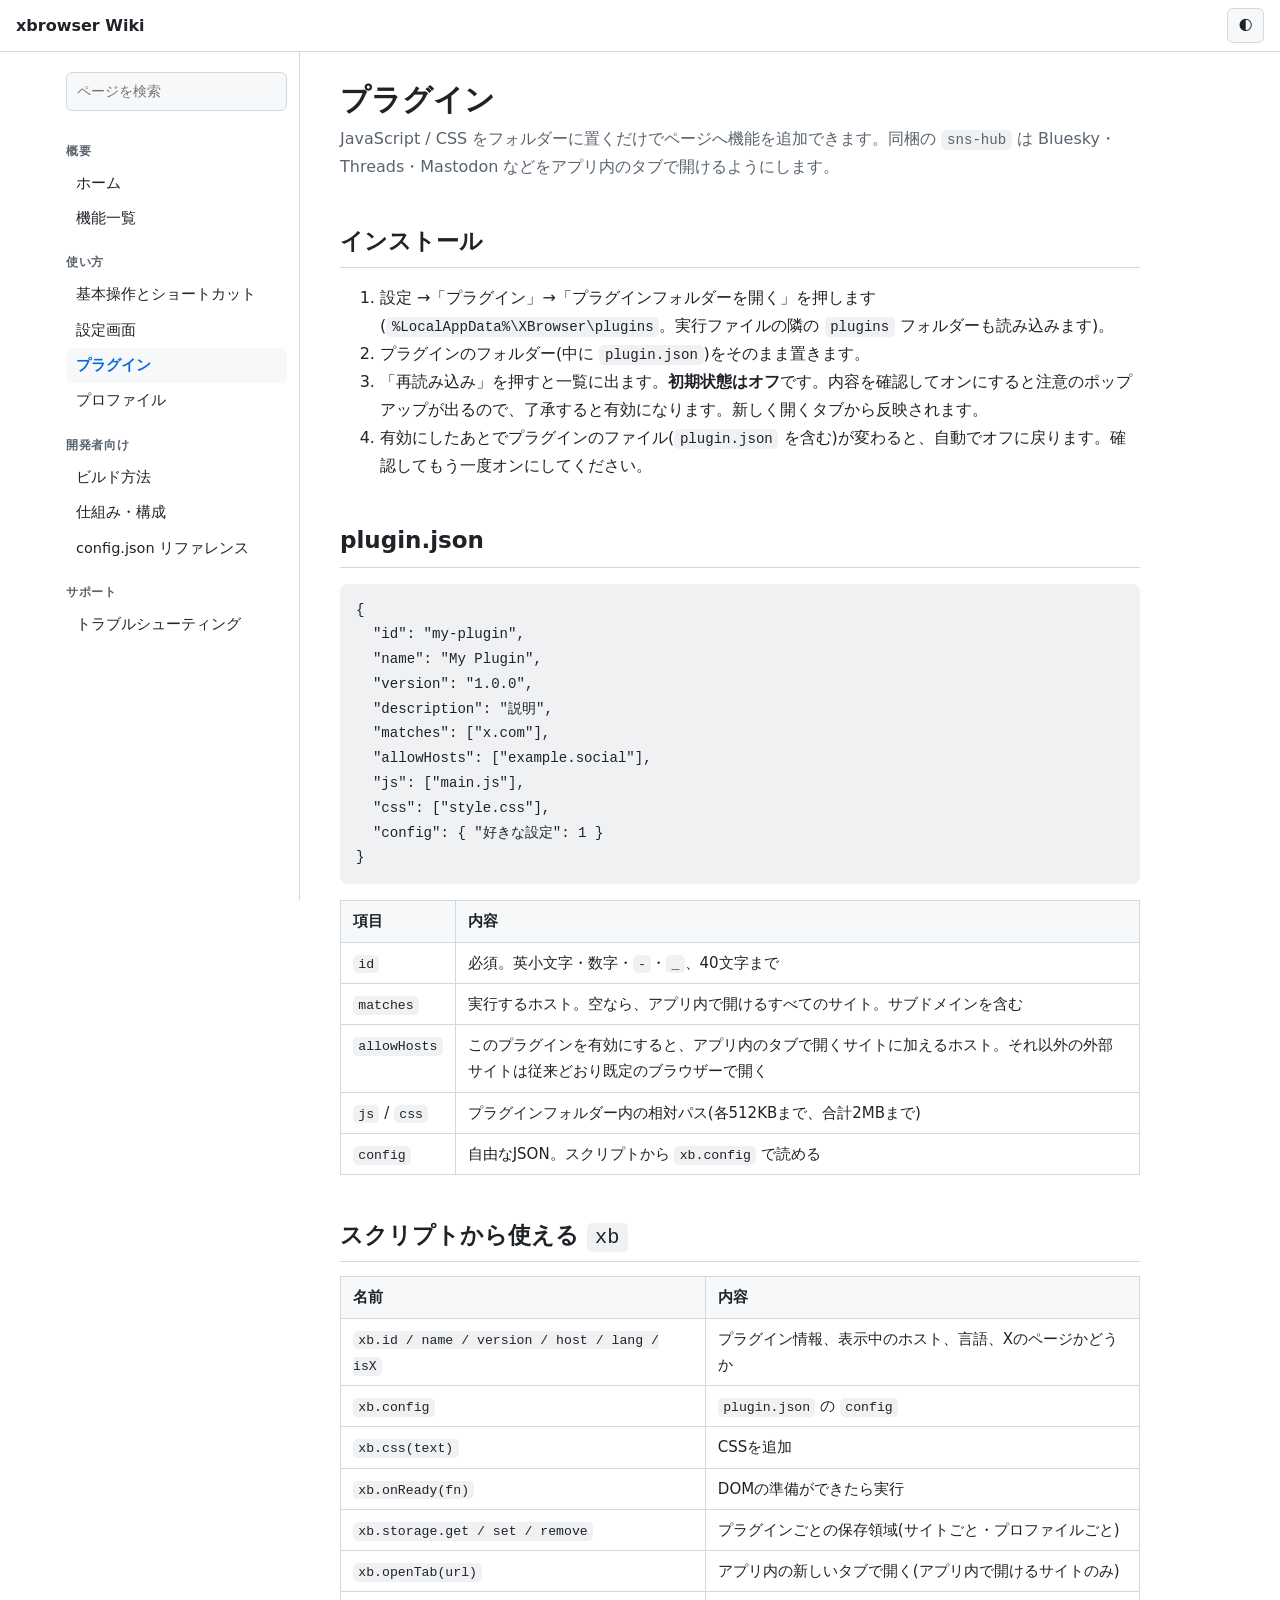
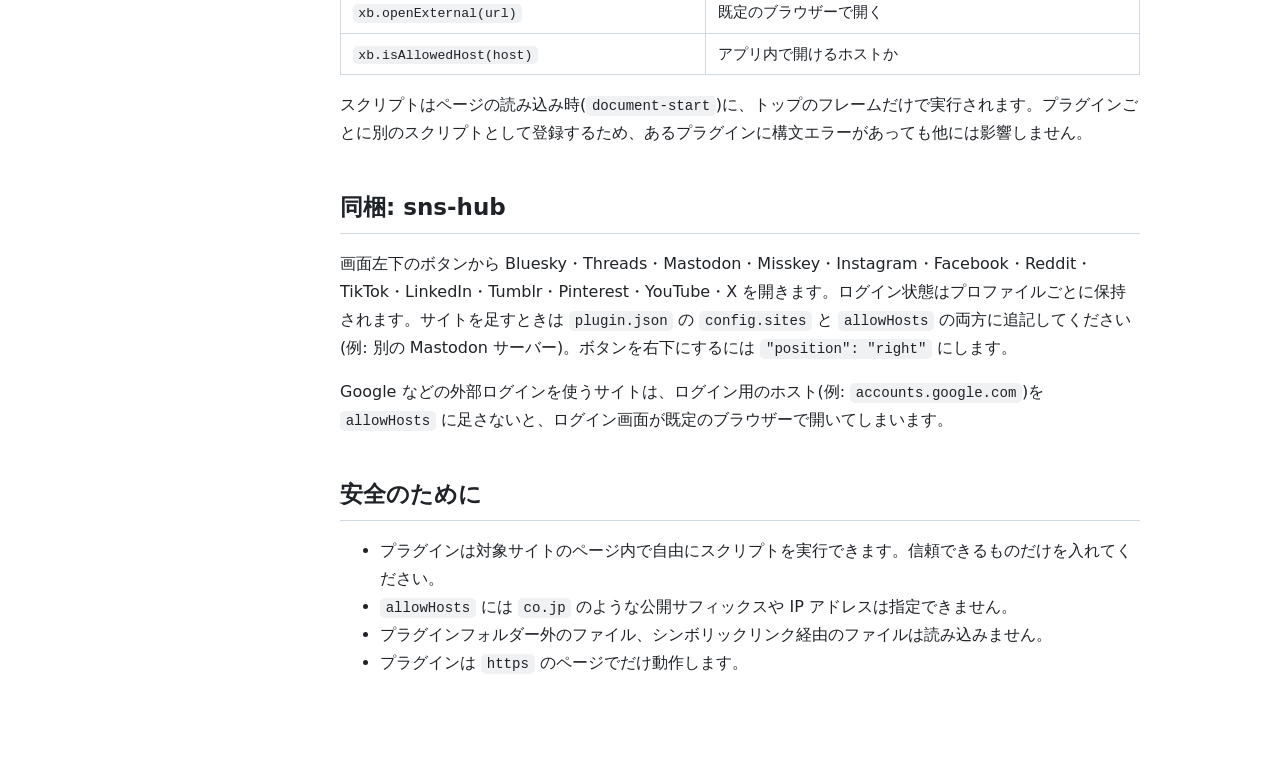
<file: docs/plugins.html>
<!DOCTYPE html>
<html lang="ja">
<head>
<link rel="icon" href="./src/favicon.ico" type="image/x-icon">
<meta charset="utf-8">
<meta name="viewport" content="width=device-width,initial-scale=1">
<title>プラグイン - xbrowser Wiki</title>
<link rel="stylesheet" href="style.css">
</head>
<body>
<div class="layout">
<nav id="nav"></nav>
<main><article>
<h1>プラグイン</h1>
<p class="lead">JavaScript / CSS をフォルダーに置くだけでページへ機能を追加できます。同梱の <code>sns-hub</code> は Bluesky・Threads・Mastodon などをアプリ内のタブで開けるようにします。</p>

<h2>インストール</h2>
<ol>
<li>設定 →「プラグイン」→「プラグインフォルダーを開く」を押します(<code>%LocalAppData%\XBrowser\plugins</code>。実行ファイルの隣の <code>plugins</code> フォルダーも読み込みます)。</li>
<li>プラグインのフォルダー(中に <code>plugin.json</code>)をそのまま置きます。</li>
<li>「再読み込み」を押すと一覧に出ます。<strong>初期状態はオフ</strong>です。内容を確認してオンにすると注意のポップアップが出るので、了承すると有効になります。新しく開くタブから反映されます。</li>
<li>有効にしたあとでプラグインのファイル(<code>plugin.json</code> を含む)が変わると、自動でオフに戻ります。確認してもう一度オンにしてください。</li>
</ol>

<h2>plugin.json</h2>
<pre><code>{
  "id": "my-plugin",
  "name": "My Plugin",
  "version": "1.0.0",
  "description": "説明",
  "matches": ["x.com"],
  "allowHosts": ["example.social"],
  "js": ["main.js"],
  "css": ["style.css"],
  "config": { "好きな設定": 1 }
}</code></pre>
<table>
<tr><th>項目</th><th>内容</th></tr>
<tr><td><code>id</code></td><td>必須。英小文字・数字・<code>-</code>・<code>_</code>、40文字まで</td></tr>
<tr><td><code>matches</code></td><td>実行するホスト。空なら、アプリ内で開けるすべてのサイト。サブドメインを含む</td></tr>
<tr><td><code>allowHosts</code></td><td>このプラグインを有効にすると、アプリ内のタブで開くサイトに加えるホスト。それ以外の外部サイトは従来どおり既定のブラウザーで開く</td></tr>
<tr><td><code>js</code> / <code>css</code></td><td>プラグインフォルダー内の相対パス(各512KBまで、合計2MBまで)</td></tr>
<tr><td><code>config</code></td><td>自由なJSON。スクリプトから <code>xb.config</code> で読める</td></tr>
</table>

<h2>スクリプトから使える <code>xb</code></h2>
<table>
<tr><th>名前</th><th>内容</th></tr>
<tr><td><code>xb.id / name / version / host / lang / isX</code></td><td>プラグイン情報、表示中のホスト、言語、Xのページかどうか</td></tr>
<tr><td><code>xb.config</code></td><td><code>plugin.json</code> の <code>config</code></td></tr>
<tr><td><code>xb.css(text)</code></td><td>CSSを追加</td></tr>
<tr><td><code>xb.onReady(fn)</code></td><td>DOMの準備ができたら実行</td></tr>
<tr><td><code>xb.storage.get / set / remove</code></td><td>プラグインごとの保存領域(サイトごと・プロファイルごと)</td></tr>
<tr><td><code>xb.openTab(url)</code></td><td>アプリ内の新しいタブで開く(アプリ内で開けるサイトのみ)</td></tr>
<tr><td><code>xb.openExternal(url)</code></td><td>既定のブラウザーで開く</td></tr>
<tr><td><code>xb.isAllowedHost(host)</code></td><td>アプリ内で開けるホストか</td></tr>
</table>
<p>スクリプトはページの読み込み時(<code>document-start</code>)に、トップのフレームだけで実行されます。プラグインごとに別のスクリプトとして登録するため、あるプラグインに構文エラーがあっても他には影響しません。</p>

<h2>同梱: sns-hub</h2>
<p>画面左下のボタンから Bluesky・Threads・Mastodon・Misskey・Instagram・Facebook・Reddit・TikTok・LinkedIn・Tumblr・Pinterest・YouTube・X を開きます。ログイン状態はプロファイルごとに保持されます。サイトを足すときは <code>plugin.json</code> の <code>config.sites</code> と <code>allowHosts</code> の両方に追記してください(例: 別の Mastodon サーバー)。ボタンを右下にするには <code>"position": "right"</code> にします。</p>
<p>Google などの外部ログインを使うサイトは、ログイン用のホスト(例: <code>accounts.google.com</code>)を <code>allowHosts</code> に足さないと、ログイン画面が既定のブラウザーで開いてしまいます。</p>

<h2>安全のために</h2>
<ul>
<li>プラグインは対象サイトのページ内で自由にスクリプトを実行できます。信頼できるものだけを入れてください。</li>
<li><code>allowHosts</code> には <code>co.jp</code> のような公開サフィックスや IP アドレスは指定できません。</li>
<li>プラグインフォルダー外のファイル、シンボリックリンク経由のファイルは読み込みません。</li>
<li>プラグインは <code>https</code> のページでだけ動作します。</li>
</ul>
</article></main>
</div>
<script src="nav.js"></script>
</body>
</html>
</file>
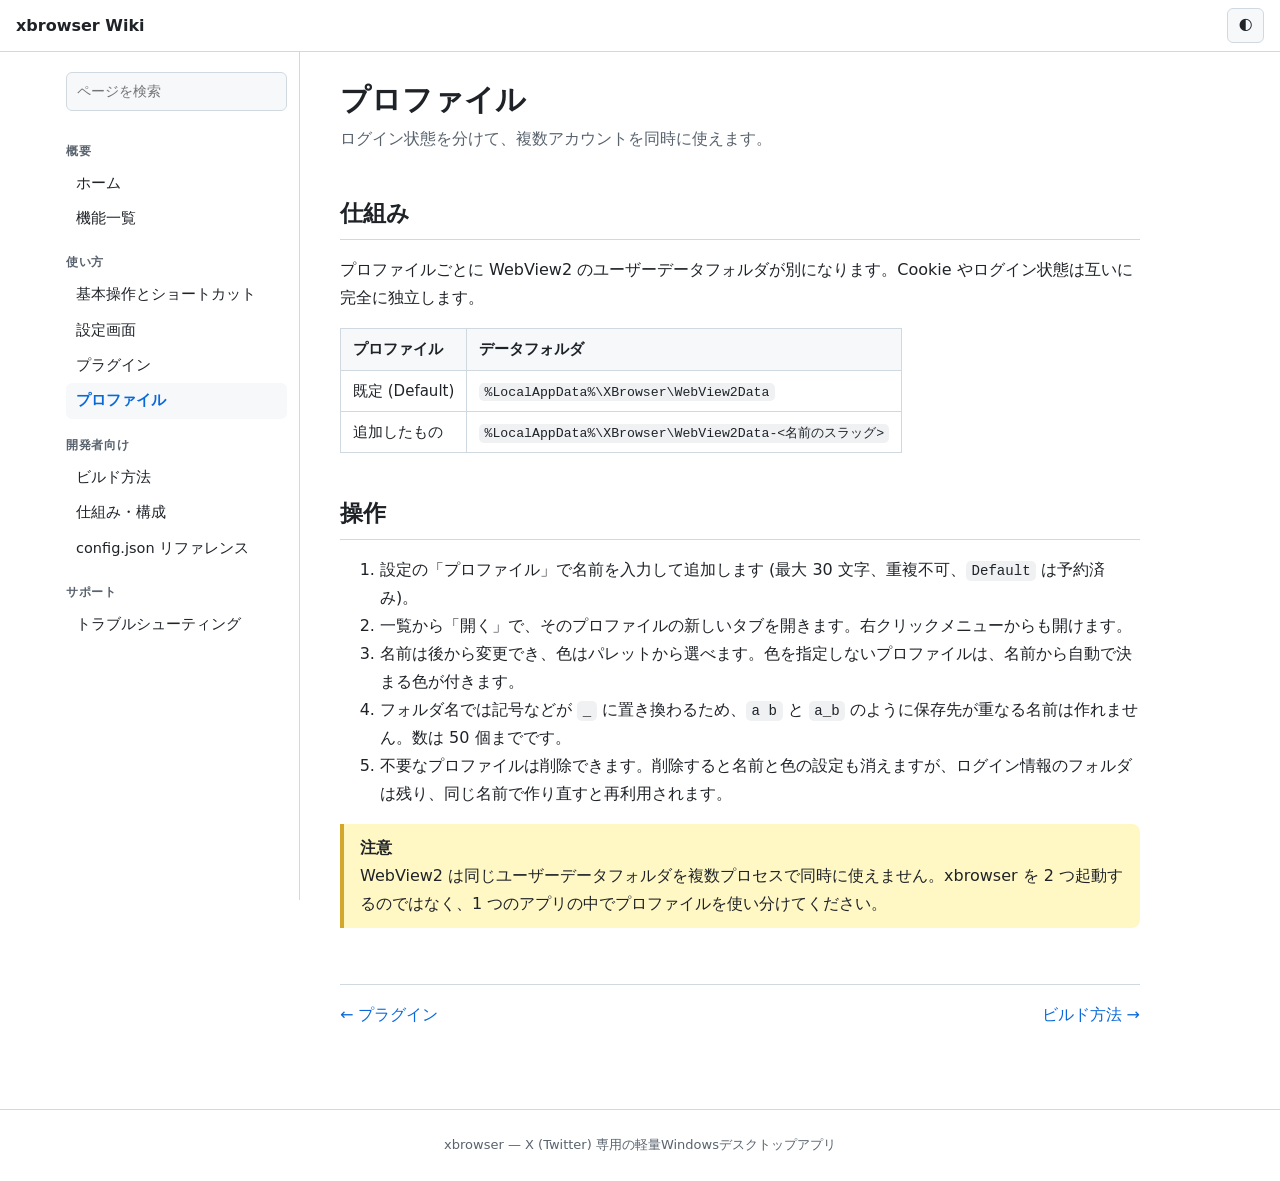
<file: docs/profiles.html>
<!DOCTYPE html>
<html lang="ja">
<head>
<link rel="icon" href="./src/favicon.ico" type="image/x-icon">
<meta charset="utf-8">
<meta name="viewport" content="width=device-width,initial-scale=1">
<title>プロファイル - xbrowser Wiki</title>
<link rel="stylesheet" href="style.css">
</head>
<body>
<div class="layout">
<nav id="nav"></nav>
<main><article>
<h1>プロファイル</h1>
<p class="lead">ログイン状態を分けて、複数アカウントを同時に使えます。</p>
<h2>仕組み</h2>
<p>プロファイルごとに WebView2 のユーザーデータフォルダが別になります。Cookie やログイン状態は互いに完全に独立します。</p>
<table>
<tr><th>プロファイル</th><th>データフォルダ</th></tr>
<tr><td>既定 (Default)</td><td><code>%LocalAppData%\XBrowser\WebView2Data</code></td></tr>
<tr><td>追加したもの</td><td><code>%LocalAppData%\XBrowser\WebView2Data-&lt;名前のスラッグ&gt;</code></td></tr>
</table>
<h2>操作</h2>
<ol>
<li>設定の「プロファイル」で名前を入力して追加します (最大 30 文字、重複不可、<code>Default</code> は予約済み)。</li>
<li>一覧から「開く」で、そのプロファイルの新しいタブを開きます。右クリックメニューからも開けます。</li>
<li>名前は後から変更でき、色はパレットから選べます。色を指定しないプロファイルは、名前から自動で決まる色が付きます。</li>
<li>フォルダ名では記号などが <code>_</code> に置き換わるため、<code>a b</code> と <code>a_b</code> のように保存先が重なる名前は作れません。数は 50 個までです。</li>
<li>不要なプロファイルは削除できます。削除すると名前と色の設定も消えますが、ログイン情報のフォルダは残り、同じ名前で作り直すと再利用されます。</li>
</ol>
<div class="note"><b>注意</b>WebView2 は同じユーザーデータフォルダを複数プロセスで同時に使えません。xbrowser を 2 つ起動するのではなく、1 つのアプリの中でプロファイルを使い分けてください。</div>
<div class="pager" id="pager"></div>
</article></main>
</div>
<footer>xbrowser — X (Twitter) 専用の軽量Windowsデスクトップアプリ</footer>
<script src="nav.js"></script>
</body>
</html>
</file>
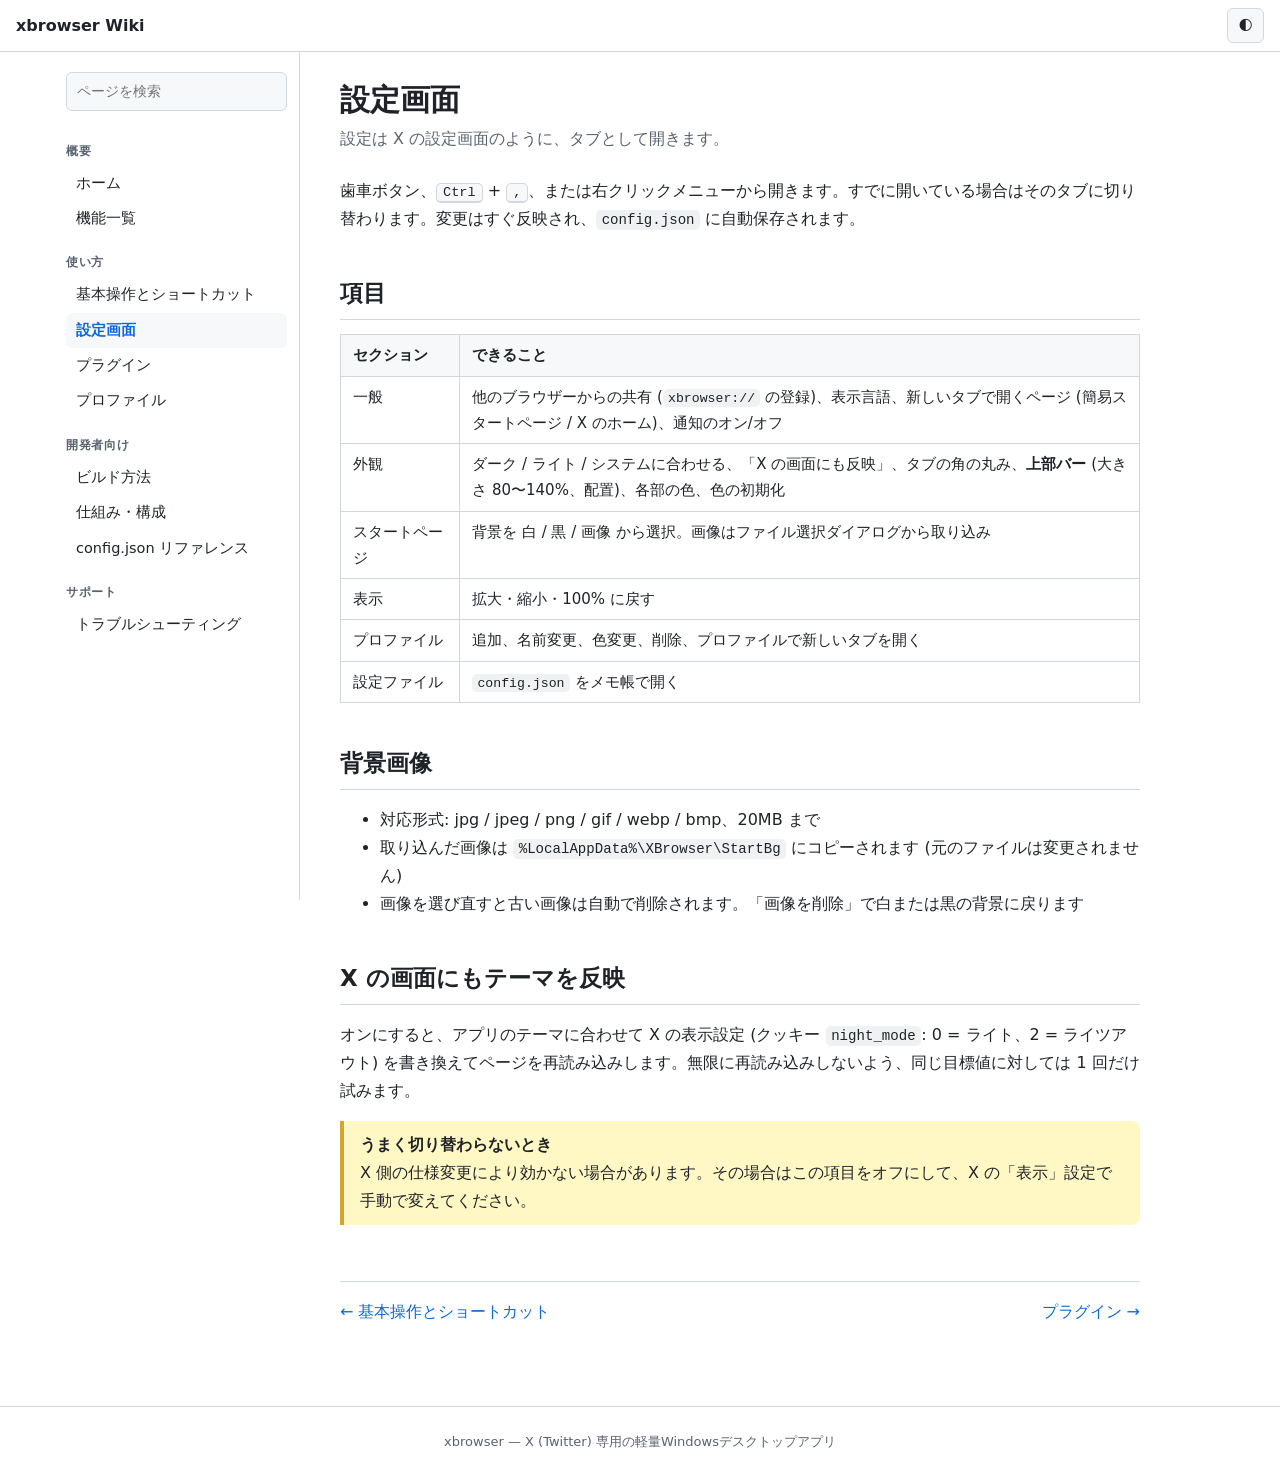
<file: docs/settings.html>
<!DOCTYPE html>
<html lang="ja">
<head>
<link rel="icon" href="./src/favicon.ico" type="image/x-icon">
<meta charset="utf-8">
<meta name="viewport" content="width=device-width,initial-scale=1">
<title>設定画面 - xbrowser Wiki</title>
<link rel="stylesheet" href="style.css">
</head>
<body>
<div class="layout">
<nav id="nav"></nav>
<main><article>
<h1>設定画面</h1>
<p class="lead">設定は X の設定画面のように、タブとして開きます。</p>
<p>歯車ボタン、<kbd>Ctrl</kbd> + <kbd>,</kbd>、または右クリックメニューから開きます。すでに開いている場合はそのタブに切り替わります。変更はすぐ反映され、<code>config.json</code> に自動保存されます。</p>
<h2>項目</h2>
<table>
<tr><th>セクション</th><th>できること</th></tr>
<tr><td>一般</td><td>他のブラウザーからの共有 (<code>xbrowser://</code> の登録)、表示言語、新しいタブで開くページ (簡易スタートページ / X のホーム)、通知のオン/オフ</td></tr>
<tr><td>外観</td><td>ダーク / ライト / システムに合わせる、「X の画面にも反映」、タブの角の丸み、<b>上部バー</b> (大きさ 80〜140%、配置)、各部の色、色の初期化</td></tr>
<tr><td>スタートページ</td><td>背景を 白 / 黒 / 画像 から選択。画像はファイル選択ダイアログから取り込み</td></tr>
<tr><td>表示</td><td>拡大・縮小・100% に戻す</td></tr>
<tr><td>プロファイル</td><td>追加、名前変更、色変更、削除、プロファイルで新しいタブを開く</td></tr>
<tr><td>設定ファイル</td><td><code>config.json</code> をメモ帳で開く</td></tr>
</table>
<h2>背景画像</h2>
<ul>
<li>対応形式: jpg / jpeg / png / gif / webp / bmp、20MB まで</li>
<li>取り込んだ画像は <code>%LocalAppData%\XBrowser\StartBg</code> にコピーされます (元のファイルは変更されません)</li>
<li>画像を選び直すと古い画像は自動で削除されます。「画像を削除」で白または黒の背景に戻ります</li>
</ul>
<h2>X の画面にもテーマを反映</h2>
<p>オンにすると、アプリのテーマに合わせて X の表示設定 (クッキー <code>night_mode</code>: 0 = ライト、2 = ライツアウト) を書き換えてページを再読み込みします。無限に再読み込みしないよう、同じ目標値に対しては 1 回だけ試みます。</p>
<div class="note"><b>うまく切り替わらないとき</b>X 側の仕様変更により効かない場合があります。その場合はこの項目をオフにして、X の「表示」設定で手動で変えてください。</div>
<div class="pager" id="pager"></div>
</article></main>
</div>
<footer>xbrowser — X (Twitter) 専用の軽量Windowsデスクトップアプリ</footer>
<script src="nav.js"></script>
</body>
</html>
</file>
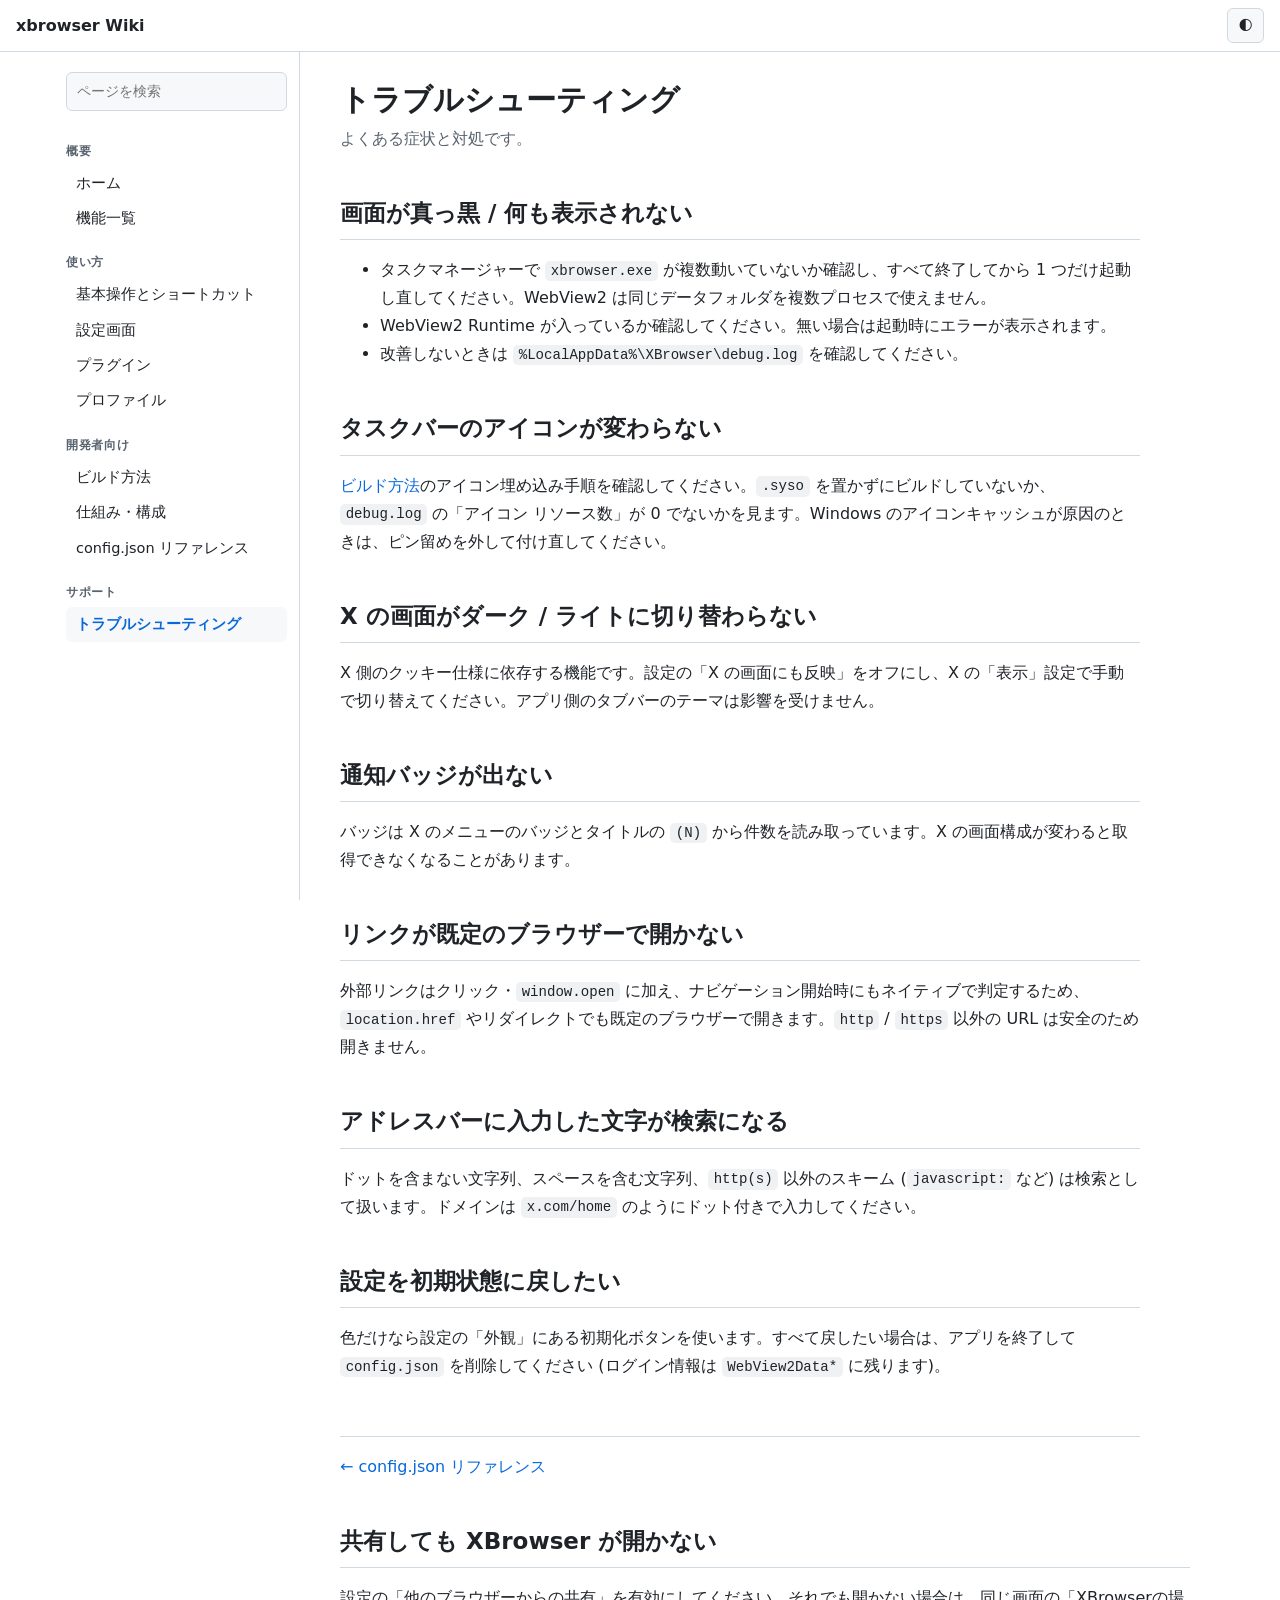
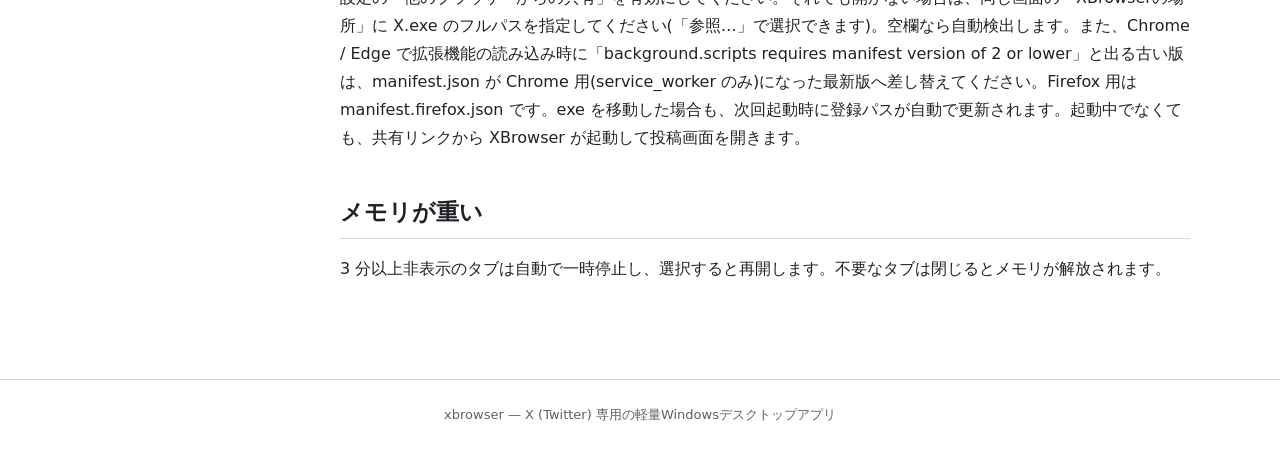
<file: docs/troubleshooting.html>
<!DOCTYPE html>
<html lang="ja">
<head>
<link rel="icon" href="./src/favicon.ico" type="image/x-icon">
<meta charset="utf-8">
<meta name="viewport" content="width=device-width,initial-scale=1">
<title>トラブルシューティング - xbrowser Wiki</title>
<link rel="stylesheet" href="style.css">
</head>
<body>
<div class="layout">
<nav id="nav"></nav>
<main><article>
<h1>トラブルシューティング</h1>
<p class="lead">よくある症状と対処です。</p>
<h2>画面が真っ黒 / 何も表示されない</h2>
<ul>
<li>タスクマネージャーで <code>xbrowser.exe</code> が複数動いていないか確認し、すべて終了してから 1 つだけ起動し直してください。WebView2 は同じデータフォルダを複数プロセスで使えません。</li>
<li>WebView2 Runtime が入っているか確認してください。無い場合は起動時にエラーが表示されます。</li>
<li>改善しないときは <code>%LocalAppData%\XBrowser\debug.log</code> を確認してください。</li>
</ul>
<h2>タスクバーのアイコンが変わらない</h2>
<p><a href="build.html">ビルド方法</a>のアイコン埋め込み手順を確認してください。<code>.syso</code> を置かずにビルドしていないか、<code>debug.log</code> の「アイコン リソース数」が 0 でないかを見ます。Windows のアイコンキャッシュが原因のときは、ピン留めを外して付け直してください。</p>
<h2>X の画面がダーク / ライトに切り替わらない</h2>
<p>X 側のクッキー仕様に依存する機能です。設定の「X の画面にも反映」をオフにし、X の「表示」設定で手動で切り替えてください。アプリ側のタブバーのテーマは影響を受けません。</p>
<h2>通知バッジが出ない</h2>
<p>バッジは X のメニューのバッジとタイトルの <code>(N)</code> から件数を読み取っています。X の画面構成が変わると取得できなくなることがあります。</p>
<h2>リンクが既定のブラウザーで開かない</h2>
<p>外部リンクはクリック・<code>window.open</code> に加え、ナビゲーション開始時にもネイティブで判定するため、<code>location.href</code> やリダイレクトでも既定のブラウザーで開きます。<code>http</code> / <code>https</code> 以外の URL は安全のため開きません。</p>
<h2>アドレスバーに入力した文字が検索になる</h2>
<p>ドットを含まない文字列、スペースを含む文字列、<code>http(s)</code> 以外のスキーム (<code>javascript:</code> など) は検索として扱います。ドメインは <code>x.com/home</code> のようにドット付きで入力してください。</p>
<h2>設定を初期状態に戻したい</h2>
<p>色だけなら設定の「外観」にある初期化ボタンを使います。すべて戻したい場合は、アプリを終了して <code>config.json</code> を削除してください (ログイン情報は <code>WebView2Data*</code> に残ります)。</p>
<div class="pager" id="pager"></div>
</article><h2>共有しても XBrowser が開かない</h2>
<p>設定の「他のブラウザーからの共有」を有効にしてください。それでも開かない場合は、同じ画面の「XBrowserの場所」に X.exe のフルパスを指定してください(「参照…」で選択できます)。空欄なら自動検出します。また、Chrome / Edge で拡張機能の読み込み時に「background.scripts requires manifest version of 2 or lower」と出る古い版は、manifest.json が Chrome 用(service_worker のみ)になった最新版へ差し替えてください。Firefox 用は manifest.firefox.json です。exe を移動した場合も、次回起動時に登録パスが自動で更新されます。起動中でなくても、共有リンクから XBrowser が起動して投稿画面を開きます。</p>
<h2>メモリが重い</h2>
<p>3 分以上非表示のタブは自動で一時停止し、選択すると再開します。不要なタブは閉じるとメモリが解放されます。</p>
</main>
</div>
<footer>xbrowser — X (Twitter) 専用の軽量Windowsデスクトップアプリ</footer>
<script src="nav.js"></script>
</body>
</html>
</file>
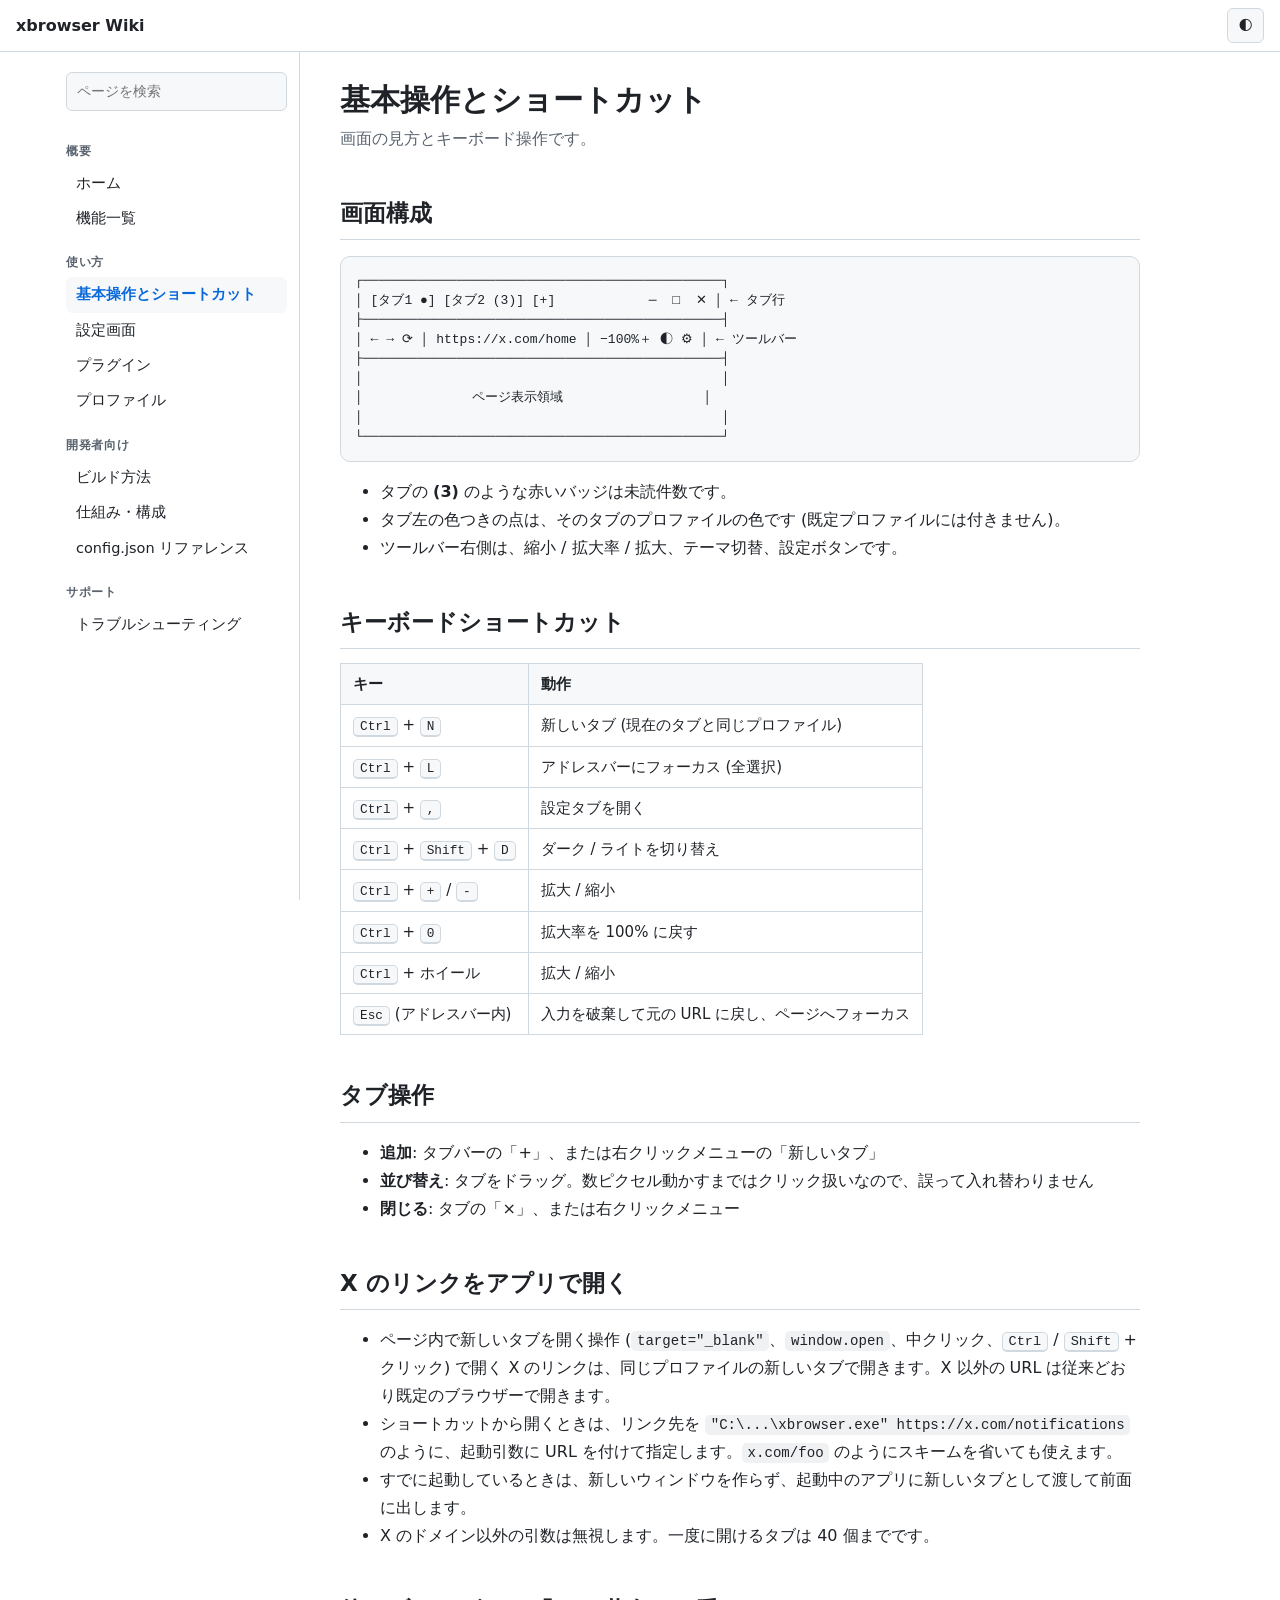
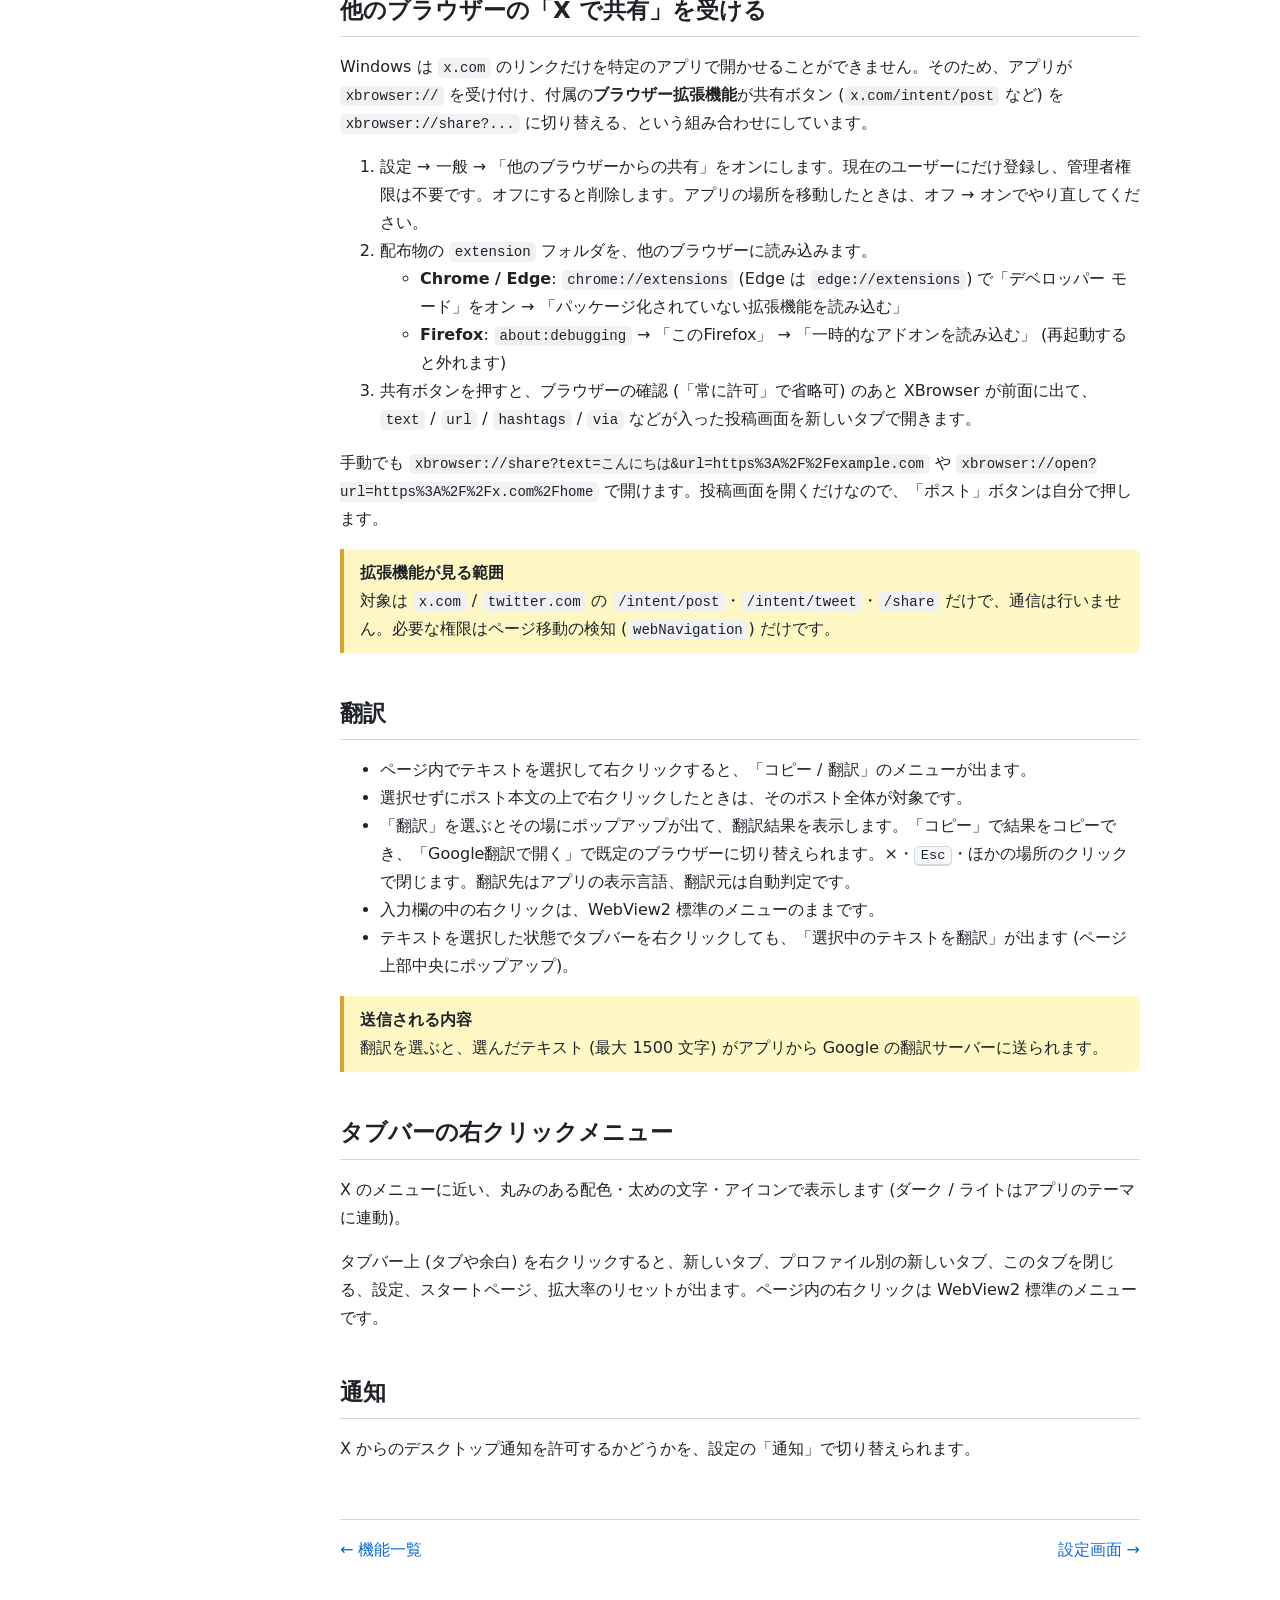
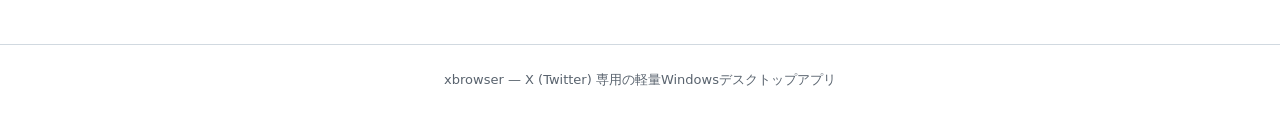
<file: docs/usage.html>
<!DOCTYPE html>
<html lang="ja">
<head>
<link rel="icon" href="./src/favicon.ico" type="image/x-icon">
<meta charset="utf-8">
<meta name="viewport" content="width=device-width,initial-scale=1">
<title>基本操作とショートカット - xbrowser Wiki</title>
<link rel="stylesheet" href="style.css">
</head>
<body>
<div class="layout">
<nav id="nav"></nav>
<main><article>
<h1>基本操作とショートカット</h1>
<p class="lead">画面の見方とキーボード操作です。</p>
<h2>画面構成</h2>
<div class="diagram">┌──────────────────────────────────────────────┐
│ [タブ1 ●] [タブ2 (3)] [+]            ─  □  ✕ │ ← タブ行
├──────────────────────────────────────────────┤
│ ← → ⟳ │ https://x.com/home │ −100%＋ ◐ ⚙ │ ← ツールバー
├──────────────────────────────────────────────┤
│                                              │
│              ページ表示領域                  │
│                                              │
└──────────────────────────────────────────────┘</div>
<ul>
<li>タブの <b>(3)</b> のような赤いバッジは未読件数です。</li>
<li>タブ左の色つきの点は、そのタブのプロファイルの色です (既定プロファイルには付きません)。</li>
<li>ツールバー右側は、縮小 / 拡大率 / 拡大、テーマ切替、設定ボタンです。</li>
</ul>
<h2>キーボードショートカット</h2>
<table>
<tr><th>キー</th><th>動作</th></tr>
<tr><td><kbd>Ctrl</kbd> + <kbd>N</kbd></td><td>新しいタブ (現在のタブと同じプロファイル)</td></tr>
<tr><td><kbd>Ctrl</kbd> + <kbd>L</kbd></td><td>アドレスバーにフォーカス (全選択)</td></tr>
<tr><td><kbd>Ctrl</kbd> + <kbd>,</kbd></td><td>設定タブを開く</td></tr>
<tr><td><kbd>Ctrl</kbd> + <kbd>Shift</kbd> + <kbd>D</kbd></td><td>ダーク / ライトを切り替え</td></tr>
<tr><td><kbd>Ctrl</kbd> + <kbd>+</kbd> / <kbd>-</kbd></td><td>拡大 / 縮小</td></tr>
<tr><td><kbd>Ctrl</kbd> + <kbd>0</kbd></td><td>拡大率を 100% に戻す</td></tr>
<tr><td><kbd>Ctrl</kbd> + ホイール</td><td>拡大 / 縮小</td></tr>
<tr><td><kbd>Esc</kbd> (アドレスバー内)</td><td>入力を破棄して元の URL に戻し、ページへフォーカス</td></tr>
</table>
<h2>タブ操作</h2>
<ul>
<li><b>追加</b>: タブバーの「+」、または右クリックメニューの「新しいタブ」</li>
<li><b>並び替え</b>: タブをドラッグ。数ピクセル動かすまではクリック扱いなので、誤って入れ替わりません</li>
<li><b>閉じる</b>: タブの「×」、または右クリックメニュー</li>
</ul>
<h2>X のリンクをアプリで開く</h2>
<ul>
<li>ページ内で新しいタブを開く操作 (<code>target="_blank"</code>、<code>window.open</code>、中クリック、<kbd>Ctrl</kbd> / <kbd>Shift</kbd> + クリック) で開く X のリンクは、同じプロファイルの新しいタブで開きます。X 以外の URL は従来どおり既定のブラウザーで開きます。</li>
<li>ショートカットから開くときは、リンク先を <code>"C:\...\xbrowser.exe" https://x.com/notifications</code> のように、起動引数に URL を付けて指定します。<code>x.com/foo</code> のようにスキームを省いても使えます。</li>
<li>すでに起動しているときは、新しいウィンドウを作らず、起動中のアプリに新しいタブとして渡して前面に出します。</li>
<li>X のドメイン以外の引数は無視します。一度に開けるタブは 40 個までです。</li>
</ul>
<h2>他のブラウザーの「X で共有」を受ける</h2>
<p>Windows は <code>x.com</code> のリンクだけを特定のアプリで開かせることができません。そのため、アプリが <code>xbrowser://</code> を受け付け、付属の<b>ブラウザー拡張機能</b>が共有ボタン (<code>x.com/intent/post</code> など) を <code>xbrowser://share?...</code> に切り替える、という組み合わせにしています。</p>
<ol>
<li>設定 → 一般 → 「他のブラウザーからの共有」をオンにします。現在のユーザーにだけ登録し、管理者権限は不要です。オフにすると削除します。アプリの場所を移動したときは、オフ → オンでやり直してください。</li>
<li>配布物の <code>extension</code> フォルダを、他のブラウザーに読み込みます。
<ul>
<li><b>Chrome / Edge</b>: <code>chrome://extensions</code> (Edge は <code>edge://extensions</code>) で「デベロッパー モード」をオン → 「パッケージ化されていない拡張機能を読み込む」</li>
<li><b>Firefox</b>: <code>about:debugging</code> → 「このFirefox」 → 「一時的なアドオンを読み込む」 (再起動すると外れます)</li>
</ul></li>
<li>共有ボタンを押すと、ブラウザーの確認 (「常に許可」で省略可) のあと XBrowser が前面に出て、<code>text</code> / <code>url</code> / <code>hashtags</code> / <code>via</code> などが入った投稿画面を新しいタブで開きます。</li>
</ol>
<p>手動でも <code>xbrowser://share?text=こんにちは&amp;url=https%3A%2F%2Fexample.com</code> や <code>xbrowser://open?url=https%3A%2F%2Fx.com%2Fhome</code> で開けます。投稿画面を開くだけなので、「ポスト」ボタンは自分で押します。</p>
<div class="note"><b>拡張機能が見る範囲</b>対象は <code>x.com</code> / <code>twitter.com</code> の <code>/intent/post</code>・<code>/intent/tweet</code>・<code>/share</code> だけで、通信は行いません。必要な権限はページ移動の検知 (<code>webNavigation</code>) だけです。</div>
<h2>翻訳</h2>
<ul>
<li>ページ内でテキストを選択して右クリックすると、「コピー / 翻訳」のメニューが出ます。</li>
<li>選択せずにポスト本文の上で右クリックしたときは、そのポスト全体が対象です。</li>
<li>「翻訳」を選ぶとその場にポップアップが出て、翻訳結果を表示します。「コピー」で結果をコピーでき、「Google翻訳で開く」で既定のブラウザーに切り替えられます。×・<kbd>Esc</kbd>・ほかの場所のクリックで閉じます。翻訳先はアプリの表示言語、翻訳元は自動判定です。</li>
<li>入力欄の中の右クリックは、WebView2 標準のメニューのままです。</li>
<li>テキストを選択した状態でタブバーを右クリックしても、「選択中のテキストを翻訳」が出ます (ページ上部中央にポップアップ)。</li>
</ul>
<div class="note"><b>送信される内容</b>翻訳を選ぶと、選んだテキスト (最大 1500 文字) がアプリから Google の翻訳サーバーに送られます。</div>
<h2>タブバーの右クリックメニュー</h2>
<p>X のメニューに近い、丸みのある配色・太めの文字・アイコンで表示します (ダーク / ライトはアプリのテーマに連動)。</p>
<p>タブバー上 (タブや余白) を右クリックすると、新しいタブ、プロファイル別の新しいタブ、このタブを閉じる、設定、スタートページ、拡大率のリセットが出ます。ページ内の右クリックは WebView2 標準のメニューです。</p>
<h2>通知</h2>
<p>X からのデスクトップ通知を許可するかどうかを、設定の「通知」で切り替えられます。</p>
<div class="pager" id="pager"></div>
</article></main>
</div>
<footer>xbrowser — X (Twitter) 専用の軽量Windowsデスクトップアプリ</footer>
<script src="nav.js"></script>
</body>
</html>
</file>
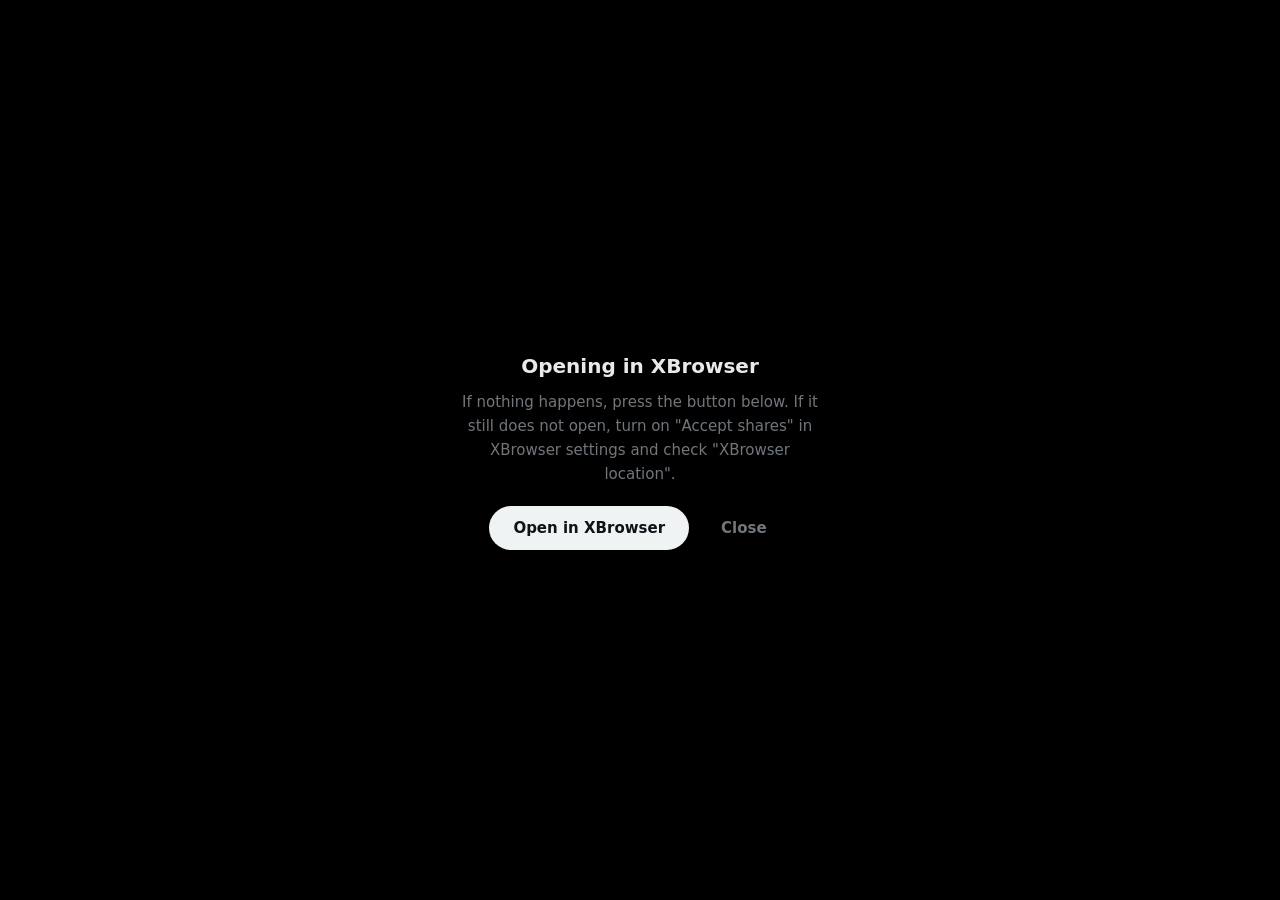
<file: extension/launch.html>
<!doctype html>
<html lang="ja">
<head>
<meta charset="utf-8">
<title>XBrowser</title>
<meta name="color-scheme" content="dark light">
<style>
  body { margin: 0; min-height: 100vh; display: grid; place-items: center; background: #000; color: #e7e9ea; font: 15px/1.6 system-ui, sans-serif; }
  main { max-width: 360px; padding: 24px; text-align: center; }
  h1 { font-size: 20px; margin: 0 0 8px; }
  p { color: #71767b; margin: 0 0 20px; }
  button { background: #eff3f4; color: #0f1419; border: 0; border-radius: 999px; padding: 10px 24px; font: inherit; font-weight: 700; cursor: pointer; }
  button:hover { background: #d7dbdc; }
  #close { background: transparent; color: #71767b; margin-left: 8px; }
</style>
</head>
<body>
<main>
  <h1 id="title">XBrowserで開きます</h1>
  <p id="msg">開かない場合は下のボタンを押してください。それでも開かない場合は、XBrowserの設定で「共有を受け付ける」をオンにし、「XBrowserの場所」を確認してください。</p>
  <button id="open">XBrowserで開く</button><button id="close">閉じる</button>
</main>
<script src="launch.js"></script>
</body>
</html>
</file>
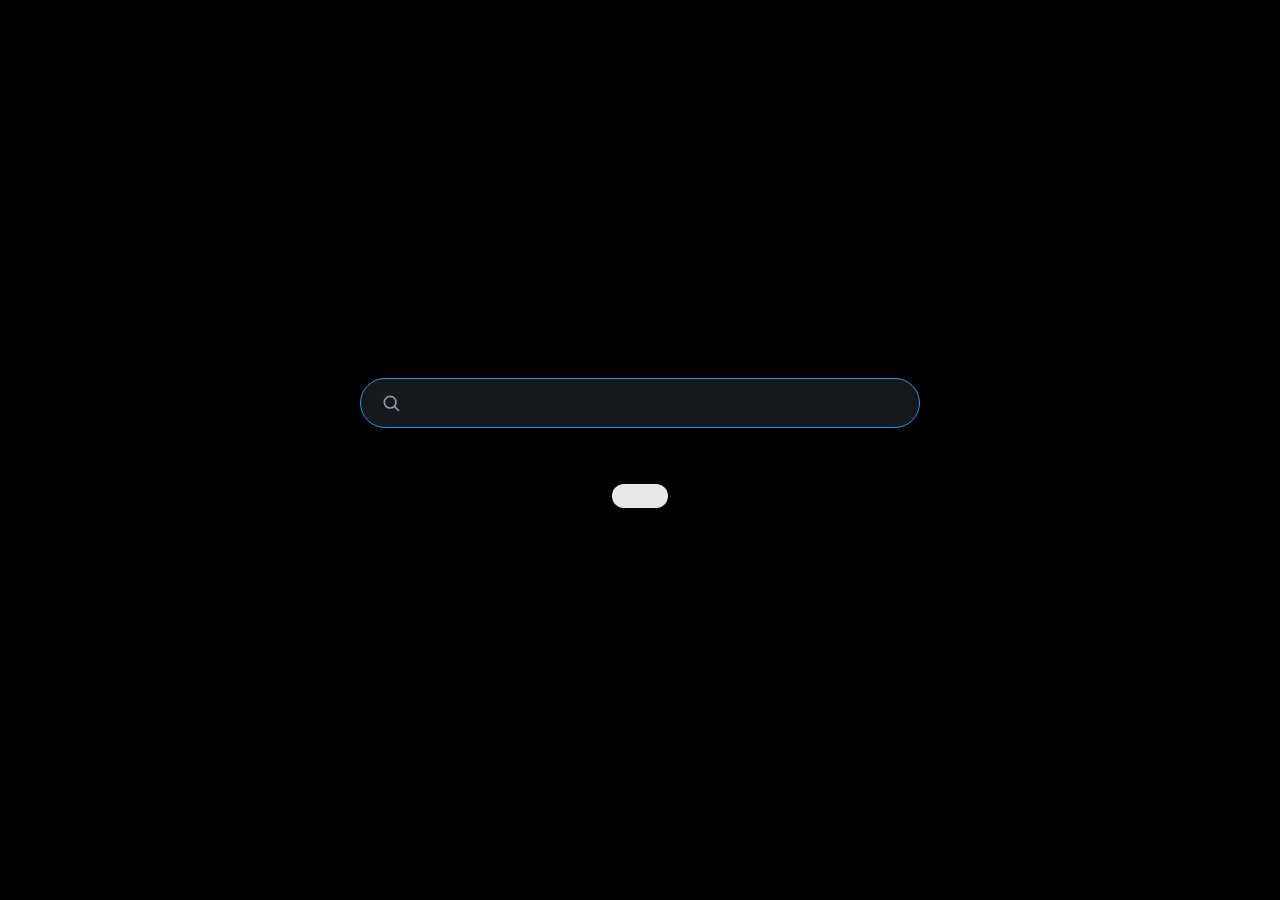
<file: pages/start.html>
<!DOCTYPE html>
<html lang="ja">
<head>
<meta charset="utf-8">
<title>スタートページ</title>
<meta name="viewport" content="width=device-width, initial-scale=1">
<style>
body.bg-black { --text:#E7E9EA; --sub:#8B98A5; --line:#2F3336; --hover:rgba(231,233,234,.1); --card:#16181C; --bg:#000; --accent:#1D9BF0; --btn-bg:#E7E9EA; --btn-fg:#000; }
body.bg-white { --text:#0F1419; --sub:#536471; --line:#E1E8ED; --hover:rgba(15,20,25,.08); --card:#F7F9F9; --bg:#fff; --accent:#1D9BF0; --btn-bg:#0F1419; --btn-fg:#fff; }
body.bg-image { --text:#fff; --sub:rgba(255,255,255,.78); --line:rgba(255,255,255,.28); --hover:rgba(255,255,255,.16); --card:rgba(0,0,0,.42); --bg:#000; --accent:#6CC4FF; --btn-bg:#fff; --btn-fg:#000; }
* { box-sizing:border-box; }
html, body { margin:0; height:100%; background:var(--bg); color:var(--text);
  font-family:"Segoe UI","Yu Gothic UI","Meiryo UI","Microsoft YaHei UI","Malgun Gothic",system-ui,sans-serif; }
body.bg-image { background-size:cover; background-position:center; background-repeat:no-repeat; background-attachment:fixed; }
body.bg-image::before { content:""; position:fixed; inset:0; background:rgba(0,0,0,.38); pointer-events:none; }
main { position:relative; min-height:100%; display:flex; flex-direction:column; align-items:center; justify-content:center;
  padding:40px 20px 64px; gap:28px; }
.clock { text-align:center; }
.clock .time { font-size:64px; font-weight:300; letter-spacing:.02em; line-height:1; }
.clock .date { margin-top:10px; color:var(--sub); font-size:15px; }
form { width:min(560px,100%); }
.search { display:flex; align-items:center; gap:10px; height:50px; border-radius:25px; background:var(--card);
  border:1px solid var(--line); padding:0 20px; }
body.bg-image .search, body.bg-image .card { backdrop-filter:blur(6px); }
.search:focus-within { border-color:var(--accent); }
.search svg { flex:none; width:20px; height:20px; stroke:var(--sub); fill:none; stroke-width:2; stroke-linecap:round; }
.search input { flex:1; min-width:0; border:0; outline:0; background:transparent; color:var(--text); font:inherit; font-size:16px; }
.search input::placeholder { color:var(--sub); }
.grid { width:min(560px,100%); display:grid; grid-template-columns:repeat(auto-fill,minmax(120px,1fr)); gap:12px; }
.card { display:flex; flex-direction:column; align-items:center; gap:10px; padding:18px 8px; border-radius:16px;
  border:1px solid var(--line); background:var(--card); color:var(--text); font:inherit; cursor:pointer; }
body.bg-black .card, body.bg-white .card { background:transparent; }
.card:hover { background:var(--hover); }
.card svg { width:26px; height:26px; stroke:var(--text); fill:none; stroke-width:1.8; stroke-linecap:round; stroke-linejoin:round; }
.card span { font-size:14px; }
.go { border:0; background:var(--btn-bg); color:var(--btn-fg); font:inherit; font-weight:700; padding:12px 28px; border-radius:24px; cursor:pointer; }
.go:hover { opacity:.88; }
.foot { color:var(--sub); font-size:13px; text-align:center; line-height:1.7; }
.pd { display:inline-block; width:9px; height:9px; border-radius:50%; margin-right:7px; vertical-align:baseline; }
.foot a { color:var(--accent); cursor:pointer; }
.foot a:hover { text-decoration:underline; }
</style>
</head>
<body class="bg-black">
<main>
  <div class="clock"><div class="time" id="time"></div><div class="date" id="date"></div></div>
  <form id="f">
    <label class="search">
      <svg viewBox="0 0 24 24"><circle cx="11" cy="11" r="7"/><path d="M21 21l-4.3-4.3"/></svg>
      <input id="q" type="text" autocomplete="off" autofocus>
    </label>
  </form>
  <div class="grid" id="grid"></div>
  <button class="go" id="go"></button>
  <div class="foot">
    <div id="prof"></div>
    <div><span id="hint-pre"></span><a id="cfg"></a><span id="hint-post"></span></div>
  </div>
</main>
<script>/*__I18N__*/</script>
<script>
(function () {
  'use strict';
  var state = /*__STATE__*/null || {};
  var BASE = 'https://x.com';
  var ITEMS = [
    ['p_home', '/home', '<path d="M3 11l9-8 9 8"/><path d="M5 10v10h5v-6h4v6h5V10"/>'],
    ['p_explore', '/explore', '<circle cx="11" cy="11" r="7"/><path d="M21 21l-4.3-4.3"/>'],
    ['p_notifications', '/notifications', '<path d="M6 9a6 6 0 0 1 12 0c0 6 2 7 2 7H4s2-1 2-7z"/><path d="M10 20a2 2 0 0 0 4 0"/>'],
    ['p_messages', '/messages', '<rect x="3" y="5" width="18" height="14" rx="2"/><path d="M3 7l9 6 9-6"/>'],
    ['p_bookmarks', '/i/bookmarks', '<path d="M6 3h12v18l-6-4-6 4z"/>'],
    ['p_lists', '/i/lists', '<path d="M8 6h13M8 12h13M8 18h13"/><circle cx="4" cy="6" r=".8"/><circle cx="4" cy="12" r=".8"/><circle cx="4" cy="18" r=".8"/>'],
    ['p_compose', '/compose/post', '<path d="M12 20h9"/><path d="M16.5 3.5a2.1 2.1 0 0 1 3 3L7 19l-4 1 1-4z"/>']
  ];
  var GEAR = '<circle cx="12" cy="12" r="3"/><path d="M12 2v3M12 19v3M2 12h3M19 12h3M4.9 4.9l2.1 2.1M17 17l2.1 2.1M4.9 19.1L7 17M17 7l2.1-2.1"/>';

  function post(type, obj) {
    try { window.chrome.webview.postMessage(JSON.stringify({ type: type, data: typeof obj === 'string' ? obj : JSON.stringify(obj || {}) })); } catch (e) {}
  }
  function go(path) { post('start_nav', BASE + path); }
  function card(label, svg, fn) {
    var b = document.createElement('button');
    b.className = 'card';
    b.type = 'button';
    b.innerHTML = '<svg viewBox="0 0 24 24">' + svg + '</svg><span></span>';
    b.lastChild.textContent = label;
    b.addEventListener('click', fn);
    return b;
  }

  document.getElementById('f').addEventListener('submit', function (e) {
    e.preventDefault();
    var q = document.getElementById('q').value.trim();
    if (q) go('/search?q=' + encodeURIComponent(q) + '&src=typed_query');
  });
  document.getElementById('go').addEventListener('click', function () { go('/home'); });
  document.getElementById('cfg').addEventListener('click', function () { post('open_settings'); });

  function tick() {
    var d = new Date();
    var p = function (n) { return (n < 10 ? '0' : '') + n; };
    document.getElementById('time').textContent = p(d.getHours()) + ':' + p(d.getMinutes());
    var s;
    try {
      s = d.toLocaleDateString(LOCALES[LANG], { year: 'numeric', month: 'long', day: 'numeric', weekday: 'short' });
    } catch (e) { s = d.toDateString(); }
    document.getElementById('date').textContent = s;
  }

  function render() {
    setLang(state.lang);
    document.title = t('sec_start');
    var bg = state.startBg || 'black';
    var url = state.startImageUrl || '';
    if (bg === 'image' && !url) bg = 'black';
    document.body.className = 'bg-' + bg;
    document.body.style.backgroundImage = bg === 'image' ? "url('" + url + "')" : '';

    var grid = document.getElementById('grid');
    grid.textContent = '';
    ITEMS.forEach(function (it) { grid.appendChild(card(t(it[0]), it[2], function () { go(it[1]); })); });
    grid.appendChild(card(t('settings'), GEAR, function () { post('open_settings'); }));

    document.getElementById('q').placeholder = t('p_search_ph');
    document.getElementById('go').textContent = t('p_open_x');
    var prof = document.getElementById('prof');
    prof.textContent = '';
    if (state.profileColor) {
      var d = document.createElement('span');
      d.className = 'pd';
      d.style.background = state.profileColor;
      prof.appendChild(d);
    }
    prof.appendChild(document.createTextNode(t('p_profile', state.profile || 'Default')));
    document.getElementById('hint-pre').textContent = t('p_hint_pre');
    document.getElementById('cfg').textContent = t('settings');
    document.getElementById('hint-post').textContent = t('p_hint_post');
    tick();
  }

  window.__setState = function (s) { var keep = state.profile; state = s || {}; if (!state.profile) state.profile = keep; render(); };
  setInterval(tick, 15000);
  render();
})();
</script>
</body>
</html>
</file>
<file: docs/style.css>
:root{--bg:#fff;--panel:#f6f8fa;--text:#1f2328;--sub:#59636e;--line:#d1d9e0;--accent:#0969da;--code:#eff1f3;--warn:#fff8c5;--warn-line:#d4a72c}
@media (prefers-color-scheme:dark){:root:not([data-theme=light]){--bg:#0d1117;--panel:#151b23;--text:#e6edf3;--sub:#9198a1;--line:#30363d;--accent:#4493f8;--code:#1c232c;--warn:#272115;--warn-line:#9e6a03}}
:root[data-theme=dark]{--bg:#0d1117;--panel:#151b23;--text:#e6edf3;--sub:#9198a1;--line:#30363d;--accent:#4493f8;--code:#1c232c;--warn:#272115;--warn-line:#9e6a03}
*{box-sizing:border-box}
html{scroll-behavior:smooth}
body{margin:0;background:var(--bg);color:var(--text);font:16px/1.75 "Segoe UI","Yu Gothic UI","Hiragino Sans",Meiryo,system-ui,sans-serif}
a{color:var(--accent);text-decoration:none}a:hover{text-decoration:underline}
header{position:sticky;top:0;z-index:5;display:flex;align-items:center;gap:12px;height:52px;padding:0 16px;background:var(--bg);border-bottom:1px solid var(--line)}
header .brand{font-weight:700;color:var(--text)}
header .sp{flex:1}
header button{border:1px solid var(--line);background:var(--panel);color:var(--text);border-radius:6px;padding:4px 10px;cursor:pointer;font:inherit;font-size:14px}
#menu{display:none}
.layout{display:flex;max-width:1180px;margin:0 auto}
nav{width:250px;flex:none;position:sticky;top:52px;align-self:flex-start;height:calc(100vh - 52px);overflow:auto;padding:20px 12px 40px 16px;border-right:1px solid var(--line)}
nav input{width:100%;padding:6px 10px;margin-bottom:14px;border:1px solid var(--line);border-radius:6px;background:var(--panel);color:var(--text);font:inherit;font-size:14px}
nav h4{margin:16px 0 4px;font-size:12px;letter-spacing:.06em;color:var(--sub)}
nav a{display:block;padding:5px 10px;border-radius:6px;color:var(--text);font-size:14.5px}
nav a:hover{background:var(--panel);text-decoration:none}
nav a.on{background:var(--panel);color:var(--accent);font-weight:600}
main{flex:1;min-width:0;padding:28px 40px 80px}
article{max-width:800px}
h1{font-size:30px;margin:0 0 6px;line-height:1.3}
.lead{color:var(--sub);margin:0 0 24px}
h2{margin:40px 0 12px;padding-bottom:6px;border-bottom:1px solid var(--line);font-size:23px}
h3{margin:26px 0 8px;font-size:18px}
code{background:var(--code);padding:.15em .4em;border-radius:5px;font:.88em ui-monospace,Consolas,monospace}
pre{background:var(--code);padding:14px 16px;border-radius:8px;overflow:auto;line-height:1.55}
pre code{background:none;padding:0}
kbd{border:1px solid var(--line);border-bottom-width:2px;background:var(--panel);padding:1px 6px;border-radius:5px;font:.85em ui-monospace,Consolas,monospace}
table{border-collapse:collapse;width:100%;margin:14px 0;font-size:15px;display:block;overflow-x:auto}
th,td{border:1px solid var(--line);padding:7px 12px;text-align:left;vertical-align:top}
th{background:var(--panel);white-space:nowrap}
.note{background:var(--warn);border-left:4px solid var(--warn-line);padding:10px 16px;border-radius:0 8px 8px 0;margin:16px 0}
.note b{display:block}
.cards{display:grid;grid-template-columns:repeat(auto-fill,minmax(220px,1fr));gap:12px;margin:18px 0}
.cards a{display:block;padding:14px 16px;border:1px solid var(--line);border-radius:10px;background:var(--panel);color:var(--text)}
.cards a:hover{border-color:var(--accent);text-decoration:none}
.cards b{display:block;margin-bottom:2px}
.cards span{color:var(--sub);font-size:14px}
.pager{display:flex;justify-content:space-between;gap:12px;margin-top:56px;padding-top:16px;border-top:1px solid var(--line)}
.diagram{background:var(--panel);border:1px solid var(--line);border-radius:10px;padding:14px;margin:16px 0;font:13px/1.5 ui-monospace,Consolas,monospace;overflow:auto;white-space:pre}
footer{padding:24px;text-align:center;color:var(--sub);font-size:13px;border-top:1px solid var(--line)}
@media(max-width:820px){
#menu{display:inline-block}
nav{position:fixed;left:0;top:52px;z-index:4;background:var(--bg);transform:translateX(-100%);transition:transform .2s;height:calc(100vh - 52px)}
nav.open{transform:none}
main{padding:22px 16px 60px}
}
article{transition:opacity .12s ease,transform .12s ease}
article.swap{opacity:0;transform:translateY(4px)}
@media(prefers-reduced-motion:reduce){article{transition:none}}

nav{scrollbar-width:thin;scrollbar-color:var(--line) transparent}
nav::-webkit-scrollbar{width:8px}
nav::-webkit-scrollbar-track{background:transparent}
nav::-webkit-scrollbar-thumb{background:transparent;border-radius:8px;border:2px solid transparent;background-clip:content-box}
nav:hover::-webkit-scrollbar-thumb{background:var(--line);background-clip:content-box}
nav::-webkit-scrollbar-thumb:hover{background:var(--sub);background-clip:content-box}
pre,table{scrollbar-width:thin;scrollbar-color:var(--line) transparent}
pre::-webkit-scrollbar,table::-webkit-scrollbar{height:8px}
pre::-webkit-scrollbar-thumb,table::-webkit-scrollbar-thumb{background:var(--line);border-radius:8px}
pre::-webkit-scrollbar-track,table::-webkit-scrollbar-track{background:transparent}
#loadbar{position:fixed;top:0;left:0;right:0;height:3px;z-index:20;pointer-events:none;background:var(--accent);transform-origin:left;transform:scaleX(0);opacity:0;box-shadow:0 0 8px var(--accent)}
#loadbar.run{opacity:1;transition:transform .4s ease-out}
#loadbar.done{opacity:0;transform:scaleX(1);transition:transform .2s ease-out,opacity .35s ease .2s}
@media(prefers-reduced-motion:reduce){#loadbar{transition:none!important}}
</file>
